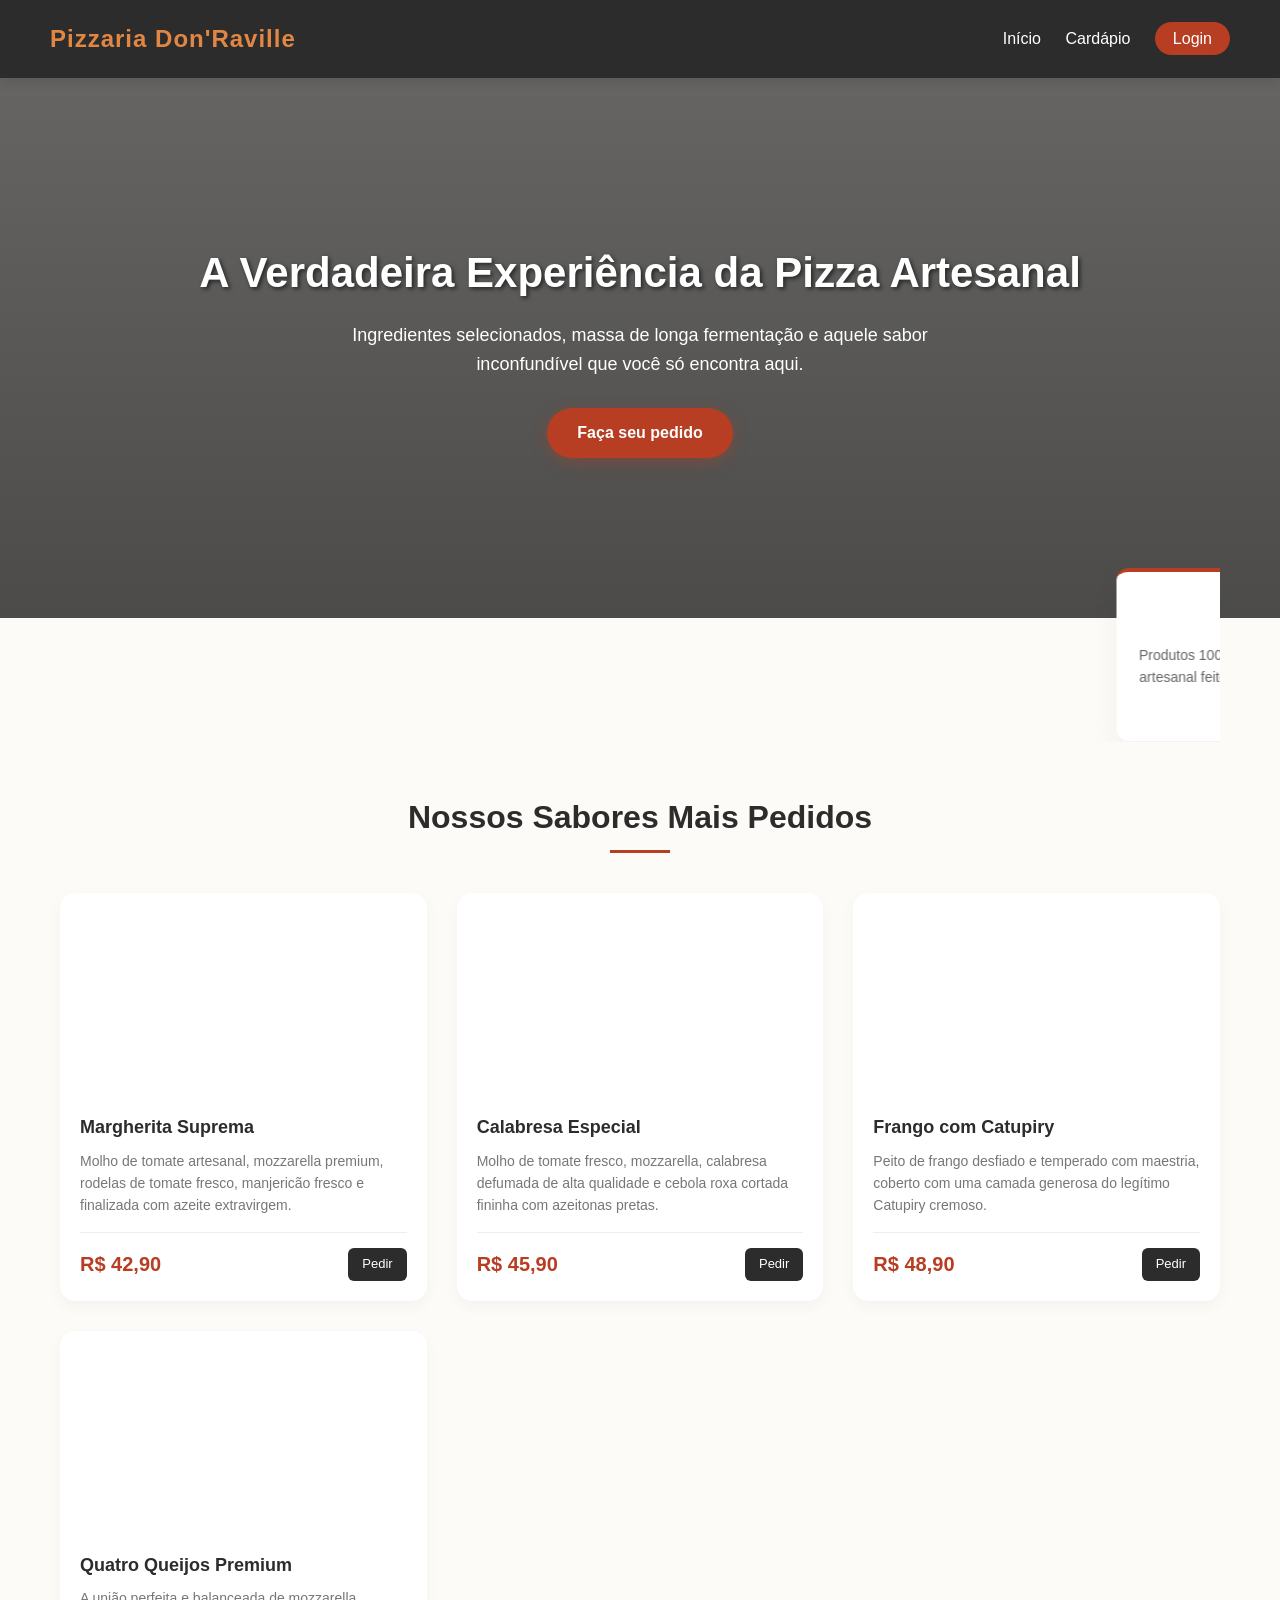
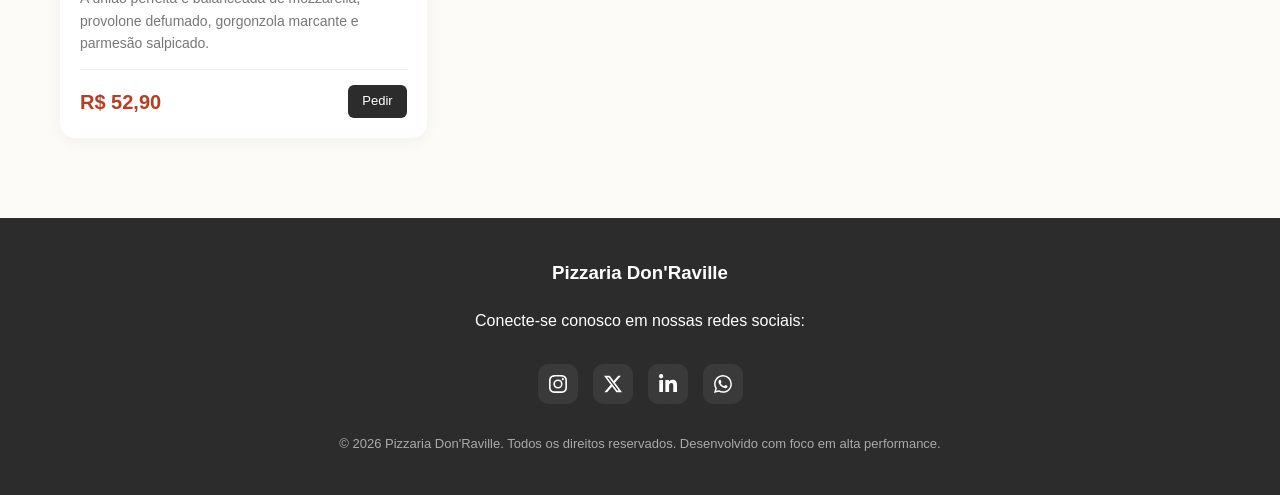
<file: index.html>
<!DOCTYPE html>
<html lang="pt-BR">
<head>
    <meta charset="UTF-8">
    <meta name="viewport" content="width=device-width, initial-scale=1.0">
    <title>Pizzaria Don'Raville - Página Inicial</title>
    <link rel="stylesheet" href="estilos/index.css">
    <link rel="icon"  type="image/png" href="img/Logo_Proj1.webp" >
</head>
<body>
    <!-- Header Navigation -->
    <header>
        <div class="logo-container">
            <h1>Pizzaria Don'Raville</h1>
        </div><!--ccp-->
        <nav class="nav-links">
            <a href="#">Início</a>
            <a href="templates/cardapio.html">Cardápio</a>
            <a href="templates/login.html" class="btn-cta-nav">Login</a>
        </nav>
    </header>
    <!-- Hero Section -->
    <section class="hero">
        <h2>A Verdadeira Experiência da Pizza Artesanal</h2>
        <p>Ingredientes selecionados, massa de longa fermentação e aquele sabor inconfundível que você só encontra aqui.</p>
        <a href="templates/cardapio.html" class="btn-hero"> Faça seu pedido </a>
    </section>
    <!-- Vitrine em movimento com os diferenciais e as ofertas da pizzaria. -->
    <section class="pillars-section">
    <!-- scrollamount controla a velocidade dos cards: quanto maior, mais rápido. -->
    <marquee class="pillars-marquee" behavior="scroll" direction="left" scrollamount="6">
        <div class="pillar-card">
            <h3>Qualidade</h3>
            <p>Produtos 100% frescos, farinha importada e molho artesanal feito com tomates selecionados todos os dias.</p>
        </div>
        <div class="pillar-card">
            <h3>Sabor</h3>
            <p>Receitas tradicionais italianas combinadas com o toque especial do nosso mestre pizzaiolo Don'Raville.</p>
        </div>
        <div class="pillar-card">
            <h3>Preço Acessível</h3>
            <p>O melhor custo-benefício da região. Sabores extraordinários que cabem perfeitamente no seu bolso.</p>
        </div>

        <div class="pillar-card">
            <h3>Oferta Especial</h3>
            <p>Peça qualquer pizza com mais de 1 sabor e ganhe 10% de desconto em sua próxima compra!</p>
        </div>
    </marquee>
    </section>
   
    <!-- Pizza Gallery Section -->
    <section class="gallery-container" id="cardapio">
        <div class="section-title">
            <h2>Nossos Sabores Mais Pedidos</h2>
        </div>
        <div class="grid-gallery">
            <!-- Pizza 1 -->
            <div class="pizza-card">
                <div class="pizza-img pizza-img-1"></div>
                <div class="pizza-info">
                    <h4>Margherita Suprema</h4>
                    <p>Molho de tomate artesanal, mozzarella premium, rodelas de tomate fresco, manjericão fresco e finalizada com azeite extravirgem.</p>
                    <div class="pizza-footer">
                        <span class="pizza-price">R$ 42,90</span>
                        <a href="templates/login.html" class="btn-order">Pedir</a>
                    </div>
                </div>
            </div>
            <!-- Pizza 2 -->
            <div class="pizza-card">
                <div class="pizza-img pizza-img-2"></div>
                <div class="pizza-info">
                    <h4>Calabresa Especial</h4>
                    <p>Molho de tomate fresco, mozzarella, calabresa defumada de alta qualidade e cebola roxa cortada fininha com azeitonas pretas.</p>
                    <div class="pizza-footer">
                        <span class="pizza-price">R$ 45,90</span>
                        <a href="templates/login.html" class="btn-order">Pedir</a>
                    </div>
                </div>
            </div>
            <!-- Pizza 3 -->
            <div class="pizza-card">
                <div class="pizza-img pizza-img-3"></div>
                <div class="pizza-info">
                    <h4>Frango com Catupiry</h4>
                    <p>Peito de frango desfiado e temperado com maestria, coberto com uma camada generosa do legítimo Catupiry cremoso.</p>
                    <div class="pizza-footer">
                        <span class="pizza-price">R$ 48,90</span>
                        <a href="templates/login.html" class="btn-order">Pedir</a>
                    </div>
                </div>
            </div>
            <!-- Pizza 4 -->
            <div class="pizza-card">
                <div class="pizza-img pizza-img-4"></div>
                <div class="pizza-info">
                    <h4>Quatro Queijos Premium</h4>
                    <p>A união perfeita e balanceada de mozzarella, provolone defumado, gorgonzola marcante e parmesão salpicado.</p>
                    <div class="pizza-footer">
                        <span class="pizza-price">R$ 52,90</span>
                        <a href="templates/login.html" class="btn-order">Pedir</a>
                    </div>
                </div>
            </div>
        </div>
    </section>
    <!-- Footer -->
    <footer>
        <div class="footer-content">
            <h3>Pizzaria Don'Raville</h3>
            <p>Conecte-se conosco em nossas redes sociais:</p>
            <div class="social-box">
                <!-- Instagram -->
                <a class="socialContainer containerOne" href="#">
                    <svg viewBox="0 0 16 16" class="socialSvg">
                        <path d="M8 0C5.829 0 5.556.01 4.703.048 3.85.088 3.269.222 2.76.42a3.917 3.917 0 0 0-1.417.923A3.927 3.927 0 0 0 .42 2.76C.222 3.268.087 3.85.048 4.7.01 5.555 0 5.827 0 8.001c0 2.172.01 2.444.048 3.297.04.852.174 1.433.372 1.942.205.526.478.972.923 1.417.444.445.89.719 1.416.923.51.198 1.09.333 1.942.372C5.555 15.99 5.827 16 8 16s2.444-.01 3.298-.048c.851-.04 1.434-.174 1.943-.372a3.916 3.916 0 0 0 1.416-.923c.445-.445.718-.891.923-1.417.197-.509.332-1.09.372-1.942C15.99 10.445 16 10.173 16 8s-.01-2.445-.048-3.299c-.04-.851-.175-1.433-.372-1.941a3.926 3.926 0 0 0-.923-1.417A3.911 3.911 0 0 0 13.24.42c-.51-.198-1.092-.333-1.943-.372C10.443.01 10.172 0 7.998 0h.003zm-.717 1.442h.718c2.136 0 2.389.007 3.232.046.78.035 1.204.166 1.486.275.373.145.64.319.92.599.28.28.453.546.598.92.11.281.24.705.275 1.485.039.843.047 1.096.047 3.231s-.008 2.389-.047 3.232c-.035.78-.166 1.203-.275 1.485a2.47 2.47 0 0 1-.599.919c-.28.28-.546.453-.92.598-.28.11-.704.24-1.485.276-.843.038-1.096.047-3.232.047s-2.39-.009-3.233-.047c-.78-.036-1.203-.166-1.485-.276a2.478 2.478 0 0 1-.92-.598 2.48 2.48 0 0 1-.6-.92c-.109-.281-.24-.705-.275-1.485-.038-.843-.046-1.096-.046-3.233 0-2.136.008-2.388.046-3.231.036-.78.166-1.204.276-1.486.145-.373.319-.64.599-.92.28-.28.546-.453.92-.598.282-.11.705-.24 1.485-.276.738-.034 1.024-.044 2.515-.045v.002zm4.988 1.328a.96.96 0 1 0 0 1.92.96.96 0 0 0 0-1.92zm-4.27 1.122a4.109 4.109 0 1 0 0 8.217 4.109 4.109 0 0 0 0-8.217zm0 1.441a2.667 2.667 0 1 1 0 5.334 2.667 2.667 0 0 1 0-5.334z"></path>
                    </svg>
                </a>
                <!-- Twitter/X -->
                <a class="socialContainer containerTwo" href="#">
                    <svg viewBox="0 0 16 16" class="socialSvg">
                        <path d="M12.6.75h2.454l-5.36 6.142L16 15.25h-4.937l-3.867-5.07-4.425 5.07H.316l5.733-6.57L0 .75h5.063l3.495 4.633L12.601.75Zm-.86 13.028h1.36L4.323 2.145H2.865z"></path>
                    </svg>
                </a>
                <!-- Linkedin -->
                <a class="socialContainer containerThree" href="#">
                    <svg viewBox="0 0 448 512" class="socialSvg">
                        <path d="M100.28 448H7.4V148.9h92.88zM53.79 108.1C24.09 108.1 0 83.5 0 53.8a53.79 53.79 0 0 1 107.58 0c0 29.7-24.1 54.3-53.79 54.3zM447.9 448h-92.68V302.4c0-34.7-.7-79.2-48.29-79.2-48.29 0-55.69 37.7-55.69 76.7V448h-92.78V148.9h89.08v40.8h1.3c12.4-23.5 42.69-48.3 87.88-48.3 94 0 111.28 61.9 111.28 142.3V448z"></path>
                    </svg>
                </a>
                <!-- WhatsApp -->
                <a class="socialContainer containerFour" href="#">
                    <svg viewBox="0 0 16 16" class="socialSvg">
                        <path d="M13.601 2.326A7.854 7.854 0 0 0 7.994 0C3.627 0 .068 3.558.064 7.926c0 1.399.366 2.76 1.057 3.965L0 16l4.204-1.102a7.933 7.933 0 0 0 3.79.965h.004c4.368 0 7.926-3.558 7.93-7.93A7.898 7.898 0 0 0 13.6 2.326zM7.994 14.521a6.573 6.573 0 0 1-3.356-.92l-.24-.144-2.494.654.666-2.433-.156-.251a6.56 6.56 0 0 1-1.007-3.505c0-3.626 2.957-6.584 6.591-6.584a6.56 6.56 0 0 1 4.66 1.931 6.557 6.557 0 0 1 1.928 4.66c-.004 3.639-2.961 6.592-6.592 6.592zm3.618-4.934c-.197-.099-1.17-.578-1.353-.646-.182-.065-.315-.099-.445.099-.133.197-.513.646-.627.775-.114.133-.232.148-.43.05-.197-.1-.836-.308-1.592-.985-.59-.525-.985-1.175-1.103-1.372-.114-.198-.011-.304.088-.403.087-.088.197-.232.296-.346.1-.114.133-.198.198-.33.065-.134.034-.248-.015-.347-.05-.099-.445-1.076-.612-1.47-.16-.389-.323-.335-.445-.34-.114-.007-.247-.007-.38-.007a.729.729 0 0 0-.529.247c-.182.198-.691.677-.691 1.654 0 .977.71 1.916.81 2.049.098.133 1.394 2.132 3.383 2.992.47.205.84.326 1.129.418.475.152.904.129 1.246.08.38-.058 1.171-.48 1.338-.943.164-.464.164-.86.114-.943-.049-.084-.182-.133-.38-.232z"/>
                    </svg>
                </a>
            </div>
            <p class="copyright">© 2026 Pizzaria Don'Raville. Todos os direitos reservados. Desenvolvido com foco em alta performance.</p>
        </div>
    </footer>
    <script>
        const pillarsMarquee = document.querySelector(".pillars-marquee");

        // Pausa os cards quando o mouse entra em um deles e retoma quando sai.
        pillarsMarquee.querySelectorAll(".pillar-card").forEach((card) => {
            card.addEventListener("mouseenter", () => pillarsMarquee.stop());
            card.addEventListener("mouseleave", () => pillarsMarquee.start());
        });
    </script>
</body>
</html>
</file>
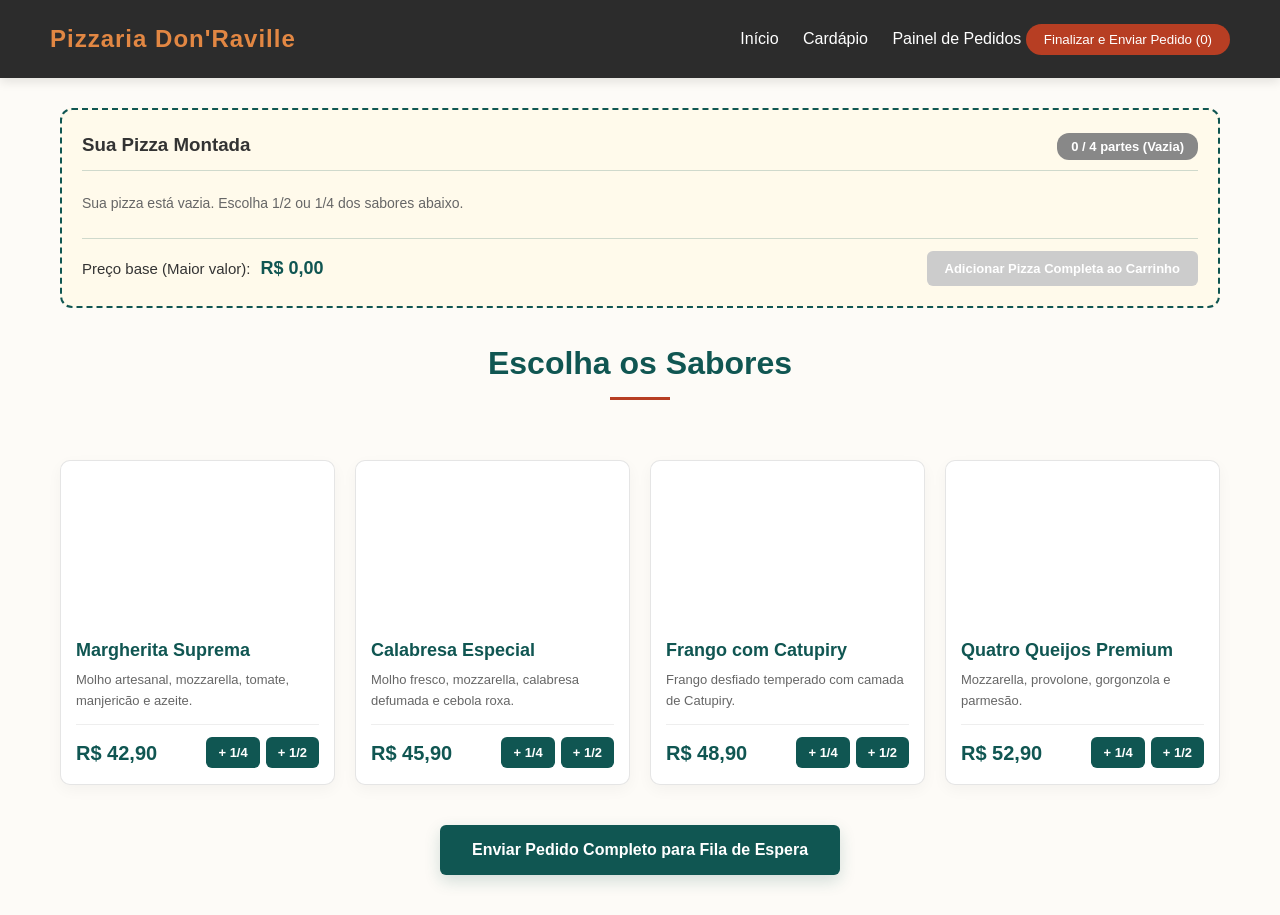
<file: Cardapio.html>
<!DOCTYPE html>
<html lang="pt-BR">
<head>
    <meta charset="UTF-8">
    <meta name="viewport" content="width=device-width, initial-scale=1.0">
    <title>Cardápio - Pizzaria Don'Raville</title>
    <link rel="stylesheet" href="estilos/index.css">
    <link rel="stylesheet" href="estilos/cardapio.css">
</head>
<body>
    <header>
        <div class="logo-container">
            <h1>Pizzaria Don'Raville</h1>
        </div>
        <nav class="nav-links">
            <a href="index.html">Início</a>
            <a href="cardapio.html" class="active">Cardápio</a>
            <a href="pedidos.html">Painel de Pedidos</a>
            <button onclick="enviarCarrinhoParaFilaDeEspera()" class="btn-cta-nav" style="border:none; cursor:pointer;">
                Finalizar e Enviar Pedido (<span id="cart-count">0</span>)
            </button>
        </nav>
    </header>

    <main class="gallery-container">
        <!-- CAIXA DE MONTAGEM DE PIZZA POR FRAÇÕES -->
        <div id="builder-box" class="builder-box">
            <div class="builder-header">
                <h3>Sua Pizza Montada</h3>
                <div class="fraction-progress">
                    <span id="fraction-badge" class="counter-badge">0 / 4 partes (Vazia)</span>
                </div>
            </div>

            <!-- Lista de frações selecionadas -->
            <div id="selected-flavors-list" class="selected-flavors-list">
                <p class="empty-msg">Sua pizza está vazia. Escolha 1/2 ou 1/4 dos sabores abaixo.</p>
            </div>

            <div class="builder-footer">
                <div class="price-info">
                    <span>Preço base (Maior valor):</span>
                    <strong id="custom-pizza-price">R$ 0,00</strong>
                </div>
                <button id="btn-add-custom" class="btn-order" onclick="adicionarPizzaMontadaAoCarrinho()" disabled>
                    Adicionar Pizza Completa ao Carrinho
                </button>
            </div>
        </div>

        <div class="section-title">
            <h2>Escolha os Sabores</h2>
        </div>

        <div class="grid-gallery">

            <!-- Card 1 -->
            <div class="pizza-card">
                <div class="pizza-capa" style="background-image: url('https://images.unsplash.com/photo-1604068549290-dea0e4a305ca?auto=format&fit=crop&w=600&q=80');"></div>
                <div class="pizza-info">
                    <div class="pizza-body">
                        <h4>Margherita Suprema</h4>
                        <p>Molho artesanal, mozzarella, tomate, manjericão e azeite.</p>
                    </div>
                    <hr class="card-divider">
                    <div class="pizza-footer-actions">
                        <span class="pizza-price">R$ 42,90</span>
                        <div class="fraction-buttons">
                            <button class="btn-frac" onclick="adicionarFracaoSabor('Margherita Suprema', 42.90, 1)">+ 1/4</button>
                            <button class="btn-frac" onclick="adicionarFracaoSabor('Margherita Suprema', 42.90, 2)">+ 1/2</button>
                        </div>
                    </div>
                </div>
            </div>

            <!-- Card 2 -->
            <div class="pizza-card">
                <div class="pizza-capa" style="background-image: url('https://images.unsplash.com/photo-1628840042765-356cda07504e?auto=format&fit=crop&w=600&q=80');"></div>
                <div class="pizza-info">
                    <div class="pizza-body">
                        <h4>Calabresa Especial</h4>
                        <p>Molho fresco, mozzarella, calabresa defumada e cebola roxa.</p>
                    </div>
                    <hr class="card-divider">
                    <div class="pizza-footer-actions">
                        <span class="pizza-price">R$ 45,90</span>
                        <div class="fraction-buttons">
                            <button class="btn-frac" onclick="adicionarFracaoSabor('Calabresa Especial', 45.90, 1)">+ 1/4</button>
                            <button class="btn-frac" onclick="adicionarFracaoSabor('Calabresa Especial', 45.90, 2)">+ 1/2</button>
                        </div>
                    </div>
                </div>
            </div>

            <!-- Card 3 -->
            <div class="pizza-card">
                <div class="pizza-capa" style="background-image: url('https://images.unsplash.com/photo-1574071318508-1cdbab80d002?auto=format&fit=crop&w=600&q=80');"></div>
                <div class="pizza-info">
                    <div class="pizza-body">
                        <h4>Frango com Catupiry</h4>
                        <p>Frango desfiado temperado com camada de Catupiry.</p>
                    </div>
                    <hr class="card-divider">
                    <div class="pizza-footer-actions">
                        <span class="pizza-price">R$ 48,90</span>
                        <div class="fraction-buttons">
                            <button class="btn-frac" onclick="adicionarFracaoSabor('Frango com Catupiry', 48.90, 1)">+ 1/4</button>
                            <button class="btn-frac" onclick="adicionarFracaoSabor('Frango com Catupiry', 48.90, 2)">+ 1/2</button>
                        </div>
                    </div>
                </div>
            </div>

            <!-- Card 4 -->
            <div class="pizza-card">
                <div class="pizza-capa" style="background-image: url('https://images.unsplash.com/photo-1593560708920-61dd98c46a4e?auto=format&fit=crop&w=600&q=80');"></div>
                <div class="pizza-info">
                    <div class="pizza-body">
                        <h4>Quatro Queijos Premium</h4>
                        <p>Mozzarella, provolone, gorgonzola e parmesão.</p>
                    </div>
                    <hr class="card-divider">
                    <div class="pizza-footer-actions">
                        <span class="pizza-price">R$ 52,90</span>
                        <div class="fraction-buttons">
                            <button class="btn-frac" onclick="adicionarFracaoSabor('Quatro Queijos Premium', 52.90, 1)">+ 1/4</button>
                            <button class="btn-frac" onclick="adicionarFracaoSabor('Quatro Queijos Premium', 52.90, 2)">+ 1/2</button>
                        </div>
                    </div>
                </div>
            </div>

        </div>

        <div style="text-align: center; margin: 40px 0;">
            <button onclick="enviarCarrinhoParaFilaDeEspera()" class="btn-order" style="padding: 16px 32px; font-size: 16px;">
                Enviar Pedido Completo para Fila de Espera
            </button>
        </div>

    </main>

    <script src="scripts/carrinho.js"></script>
</body>
</html>
</file>
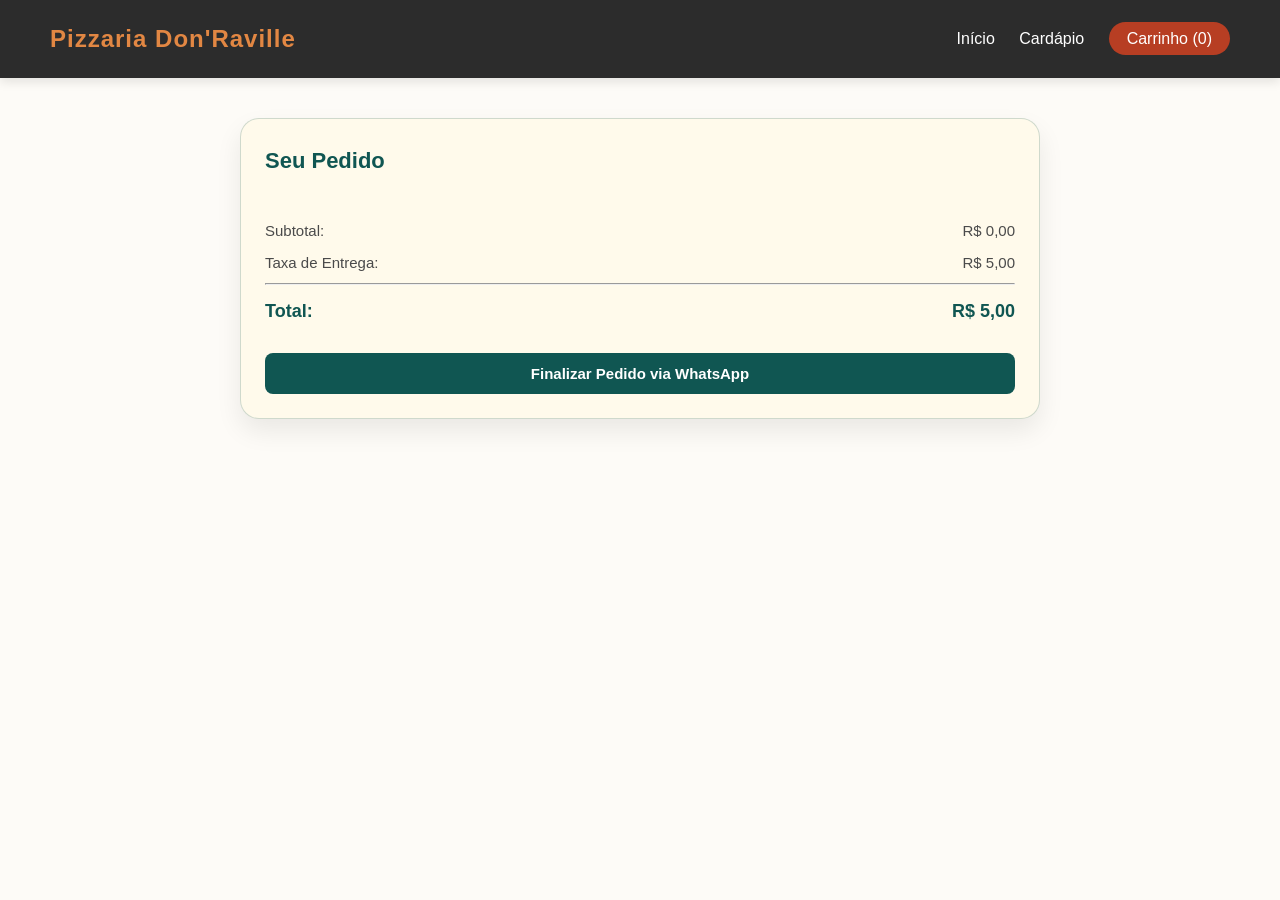
<file: carrinho.html>
<!DOCTYPE html>
<html lang="pt-BR">
<head>
    <meta charset="UTF-8">
    <meta name="viewport" content="width=device-width, initial-scale=1.0">
    <title>Meu Carrinho - Pizzaria Don'Raville</title>
    <link rel="stylesheet" href="estilos/index.css">
    <link rel="stylesheet" href="estilos/carrinho.css">
</head>
<body>
    <header>
        <div class="logo-container">
            <h1>Pizzaria Don'Raville</h1>
        </div>
        <nav class="nav-links">
            <a href="index.html">Início</a>
            <a href="cardapio.html">Cardápio</a>
            <a href="carrinho.html" class="btn-cta-nav">Carrinho (<span id="cart-count">0</span>)</a>
        </nav>
    </header>

    <main class="cart-container">
        <h2>Seu Pedido</h2>

        <!-- Lista dinâmica dos produtos do carrinho -->
        <div id="cart-items" class="cart-items">
            <!-- Os itens serão inseridos aqui via JS -->
        </div>

        <!-- Resumo financeiro do pedido -->
        <div class="cart-summary">
            <div class="summary-row">
                <span>Subtotal:</span>
                <span id="subtotal-price">R$ 0,00</span>
            </div>
            <div class="summary-row">
                <span>Taxa de Entrega:</span>
                <span>R$ 5,00</span>
            </div>
            <hr class="card-divider">
            <div class="summary-row total-row">
                <span>Total:</span>
                <span id="total-price">R$ 5,00</span>
            </div>

            <button id="btn-checkout" class="btn-checkout" onclick="finalizarPedidoWhatsApp()">
                Finalizar Pedido via WhatsApp
            </button>
        </div>
    </main>

    <script src="scripts/carrinho.js"></script>
</body>
</html>
</file>
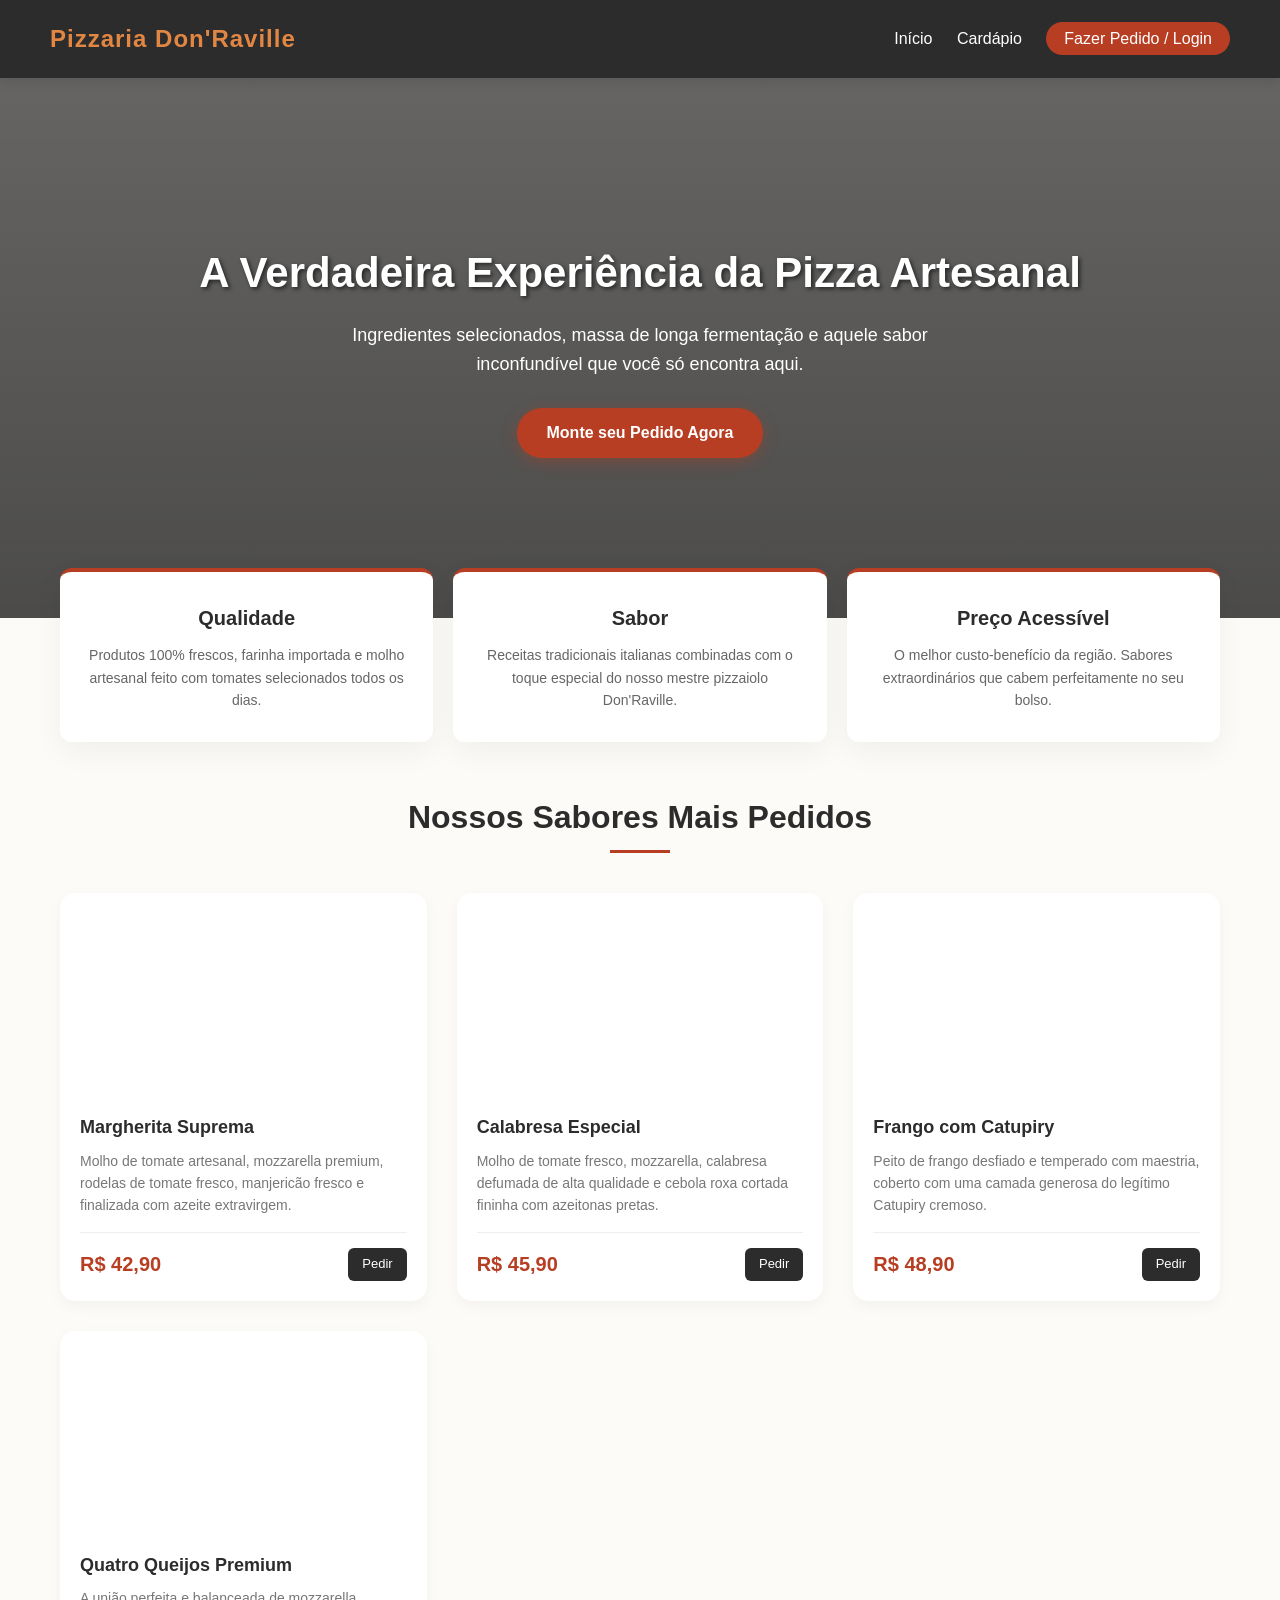
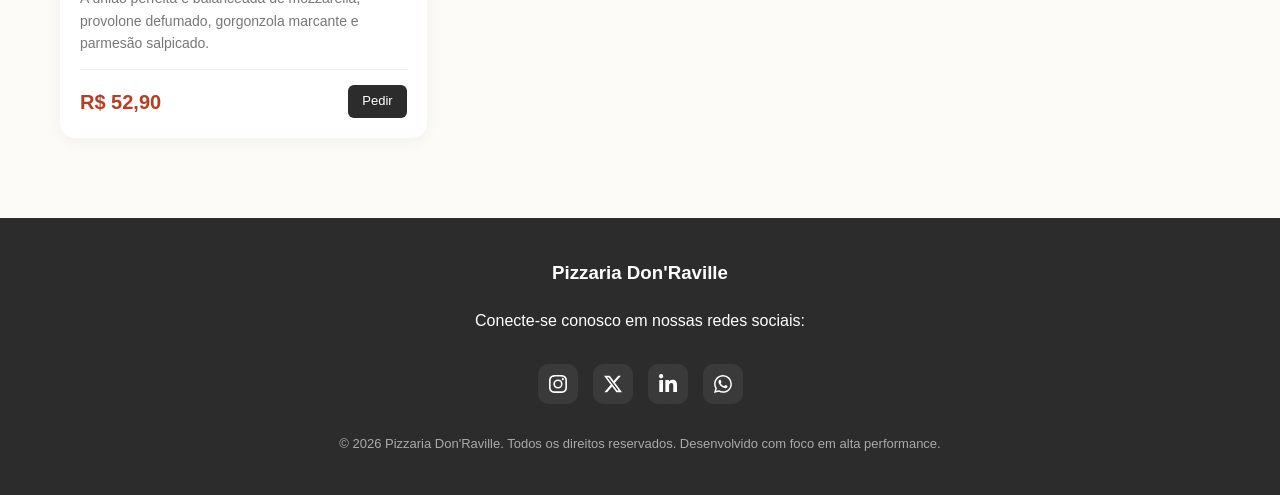
<file: home.html>
<!DOCTYPE html>
<html lang="pt-BR">
<head>
    <meta charset="UTF-8">
    <meta name="viewport" content="width=device-width, initial-scale=1.0">
    <title>Pizzaria Don'Raville - Página Inicial</title>
    <link rel="stylesheet" href="/estilos/home.css">
</head>
<body>

    <!-- Header Navigation -->
    <header>
        <div class="logo-container">
            <h1>Pizzaria Don'Raville</h1>
        </div>
        <nav class="nav-links">
            <a href="#">Início</a>
            <a href="#cardapio">Cardápio</a>
            <a href="login.html" class="btn-cta-nav">Fazer Pedido / Login</a>
        </nav>
    </header>

    <!-- Hero Section -->
    <section class="hero">
        <h2>A Verdadeira Experiência da Pizza Artesanal</h2>
        <p>Ingredientes selecionados, massa de longa fermentação e aquele sabor inconfundível que você só encontra aqui.</p>
        <a href="login.html" style="background-color: #b73e23; color: white; padding: 12px 30px; text-decoration: none; border-radius: 25px; font-weight: 600; box-shadow: 0 4px 15px rgba(183, 62, 35, 0.4);"> Monte seu Pedido Agora </a>
    </section>

    <!-- Marketing Pillars -->
    <section class="pillars">
        <div class="pillar-card">
            <h3>Qualidade</h3>
            <p>Produtos 100% frescos, farinha importada e molho artesanal feito com tomates selecionados todos os dias.</p>
        </div>
        <div class="pillar-card">
            <h3>Sabor</h3>
            <p>Receitas tradicionais italianas combinadas com o toque especial do nosso mestre pizzaiolo Don'Raville.</p>
        </div>
        <div class="pillar-card">
            <h3>Preço Acessível</h3>
            <p>O melhor custo-benefício da região. Sabores extraordinários que cabem perfeitamente no seu bolso.</p>
        </div>
    </section>

    <!-- Pizza Gallery Section -->
    <section class="gallery-container" id="cardapio">
        <div class="section-title">
            <h2>Nossos Sabores Mais Pedidos</h2>
        </div>
        
        <div class="grid-gallery">
            <!-- Pizza 1 -->
            <div class="pizza-card">
                <div class="pizza-img" style="background-image: url('https://images.unsplash.com/photo-1604068549290-dea0e4a305ca?auto=format&fit=crop&w=600&q=80');"></div>
                <div class="pizza-info">
                    <h4>Margherita Suprema</h4>
                    <p>Molho de tomate artesanal, mozzarella premium, rodelas de tomate fresco, manjericão fresco e finalizada com azeite extravirgem.</p>
                    <div class="pizza-footer">
                        <span class="pizza-price">R$ 42,90</span>
                        <a href="login.html" class="btn-order">Pedir</a>
                    </div>
                </div>
            </div>

            <!-- Pizza 2 -->
            <div class="pizza-card">
                <div class="pizza-img" style="background-image: url('https://images.unsplash.com/photo-1628840042765-356cda07504e?auto=format&fit=crop&w=600&q=80');"></div>
                <div class="pizza-info">
                    <h4>Calabresa Especial</h4>
                    <p>Molho de tomate fresco, mozzarella, calabresa defumada de alta qualidade e cebola roxa cortada fininha com azeitonas pretas.</p>
                    <div class="pizza-footer">
                        <span class="pizza-price">R$ 45,90</span>
                        <a href="login.html" class="btn-order">Pedir</a>
                    </div>
                </div>
            </div>

            <!-- Pizza 3 -->
            <div class="pizza-card">
                <div class="pizza-img" style="background-image: url('https://images.unsplash.com/photo-1574071318508-1cdbab80d002?auto=format&fit=crop&w=600&q=80');"></div>
                <div class="pizza-info">
                    <h4>Frango com Catupiry</h4>
                    <p>Peito de frango desfiado e temperado com maestria, coberto com uma camada generosa do legítimo Catupiry cremoso.</p>
                    <div class="pizza-footer">
                        <span class="pizza-price">R$ 48,90</span>
                        <a href="login.html" class="btn-order">Pedir</a>
                    </div>
                </div>
            </div>

            <!-- Pizza 4 -->
            <div class="pizza-card">
                <div class="pizza-img" style="background-image: url('https://images.unsplash.com/photo-1593560708920-61dd98c46a4e?auto=format&fit=crop&w=600&q=80');"></div>
                <div class="pizza-info">
                    <h4>Quatro Queijos Premium</h4>
                    <p>A união perfeita e balanceada de mozzarella, provolone defumado, gorgonzola marcante e parmesão salpicado.</p>
                    <div class="pizza-footer">
                        <span class="pizza-price">R$ 52,90</span>
                        <a href="login.html" class="btn-order">Pedir</a>
                    </div>
                </div>
            </div>
        </div>
    </section>

    <!-- Footer -->
    <footer>
        <div class="footer-content">
            <h3>Pizzaria Don'Raville</h3>
            <p>Conecte-se conosco em nossas redes sociais:</p>
            
            <div class="social-box">
                <!-- Instagram -->
                <a class="socialContainer containerOne" href="#">
                    <svg viewBox="0 0 16 16" class="socialSvg">
                        <path d="M8 0C5.829 0 5.556.01 4.703.048 3.85.088 3.269.222 2.76.42a3.917 3.917 0 0 0-1.417.923A3.927 3.927 0 0 0 .42 2.76C.222 3.268.087 3.85.048 4.7.01 5.555 0 5.827 0 8.001c0 2.172.01 2.444.048 3.297.04.852.174 1.433.372 1.942.205.526.478.972.923 1.417.444.445.89.719 1.416.923.51.198 1.09.333 1.942.372C5.555 15.99 5.827 16 8 16s2.444-.01 3.298-.048c.851-.04 1.434-.174 1.943-.372a3.916 3.916 0 0 0 1.416-.923c.445-.445.718-.891.923-1.417.197-.509.332-1.09.372-1.942C15.99 10.445 16 10.173 16 8s-.01-2.445-.048-3.299c-.04-.851-.175-1.433-.372-1.941a3.926 3.926 0 0 0-.923-1.417A3.911 3.911 0 0 0 13.24.42c-.51-.198-1.092-.333-1.943-.372C10.443.01 10.172 0 7.998 0h.003zm-.717 1.442h.718c2.136 0 2.389.007 3.232.046.78.035 1.204.166 1.486.275.373.145.64.319.92.599.28.28.453.546.598.92.11.281.24.705.275 1.485.039.843.047 1.096.047 3.231s-.008 2.389-.047 3.232c-.035.78-.166 1.203-.275 1.485a2.47 2.47 0 0 1-.599.919c-.28.28-.546.453-.92.598-.28.11-.704.24-1.485.276-.843.038-1.096.047-3.232.047s-2.39-.009-3.233-.047c-.78-.036-1.203-.166-1.485-.276a2.478 2.478 0 0 1-.92-.598 2.48 2.48 0 0 1-.6-.92c-.109-.281-.24-.705-.275-1.485-.038-.843-.046-1.096-.046-3.233 0-2.136.008-2.388.046-3.231.036-.78.166-1.204.276-1.486.145-.373.319-.64.599-.92.28-.28.546-.453.92-.598.282-.11.705-.24 1.485-.276.738-.034 1.024-.044 2.515-.045v.002zm4.988 1.328a.96.96 0 1 0 0 1.92.96.96 0 0 0 0-1.92zm-4.27 1.122a4.109 4.109 0 1 0 0 8.217 4.109 4.109 0 0 0 0-8.217zm0 1.441a2.667 2.667 0 1 1 0 5.334 2.667 2.667 0 0 1 0-5.334z"></path>
                    </svg>
                </a>
                
                <!-- Twitter/X -->
                <a class="socialContainer containerTwo" href="#">
                    <svg viewBox="0 0 16 16" class="socialSvg">
                        <path d="M12.6.75h2.454l-5.36 6.142L16 15.25h-4.937l-3.867-5.07-4.425 5.07H.316l5.733-6.57L0 .75h5.063l3.495 4.633L12.601.75Zm-.86 13.028h1.36L4.323 2.145H2.865z"></path>
                    </svg>
                </a>
                
                <!-- Linkedin -->
                <a class="socialContainer containerThree" href="#">
                    <svg viewBox="0 0 448 512" class="socialSvg">
                        <path d="M100.28 448H7.4V148.9h92.88zM53.79 108.1C24.09 108.1 0 83.5 0 53.8a53.79 53.79 0 0 1 107.58 0c0 29.7-24.1 54.3-53.79 54.3zM447.9 448h-92.68V302.4c0-34.7-.7-79.2-48.29-79.2-48.29 0-55.69 37.7-55.69 76.7V448h-92.78V148.9h89.08v40.8h1.3c12.4-23.5 42.69-48.3 87.88-48.3 94 0 111.28 61.9 111.28 142.3V448z"></path>
                    </svg>
                </a>
                
                <!-- WhatsApp -->
                <a class="socialContainer containerFour" href="#">
                    <svg viewBox="0 0 16 16" class="socialSvg">
                        <path d="M13.601 2.326A7.854 7.854 0 0 0 7.994 0C3.627 0 .068 3.558.064 7.926c0 1.399.366 2.76 1.057 3.965L0 16l4.204-1.102a7.933 7.933 0 0 0 3.79.965h.004c4.368 0 7.926-3.558 7.93-7.93A7.898 7.898 0 0 0 13.6 2.326zM7.994 14.521a6.573 6.573 0 0 1-3.356-.92l-.24-.144-2.494.654.666-2.433-.156-.251a6.56 6.56 0 0 1-1.007-3.505c0-3.626 2.957-6.584 6.591-6.584a6.56 6.56 0 0 1 4.66 1.931 6.557 6.557 0 0 1 1.928 4.66c-.004 3.639-2.961 6.592-6.592 6.592zm3.618-4.934c-.197-.099-1.17-.578-1.353-.646-.182-.065-.315-.099-.445.099-.133.197-.513.646-.627.775-.114.133-.232.148-.43.05-.197-.1-.836-.308-1.592-.985-.59-.525-.985-1.175-1.103-1.372-.114-.198-.011-.304.088-.403.087-.088.197-.232.296-.346.1-.114.133-.198.198-.33.065-.134.034-.248-.015-.347-.05-.099-.445-1.076-.612-1.47-.16-.389-.323-.335-.445-.34-.114-.007-.247-.007-.38-.007a.729.729 0 0 0-.529.247c-.182.198-.691.677-.691 1.654 0 .977.71 1.916.81 2.049.098.133 1.394 2.132 3.383 2.992.47.205.84.326 1.129.418.475.152.904.129 1.246.08.38-.058 1.171-.48 1.338-.943.164-.464.164-.86.114-.943-.049-.084-.182-.133-.38-.232z"/>
                    </svg>
                </a>
            </div>
            <p class="copyright">© 2026 Pizzaria Don'Raville. Todos os direitos reservados. Desenvolvido com foco em alta performance.</p>
        </div>
    </footer>


   <style>
        
    </style>
</body>
</html>
</file>
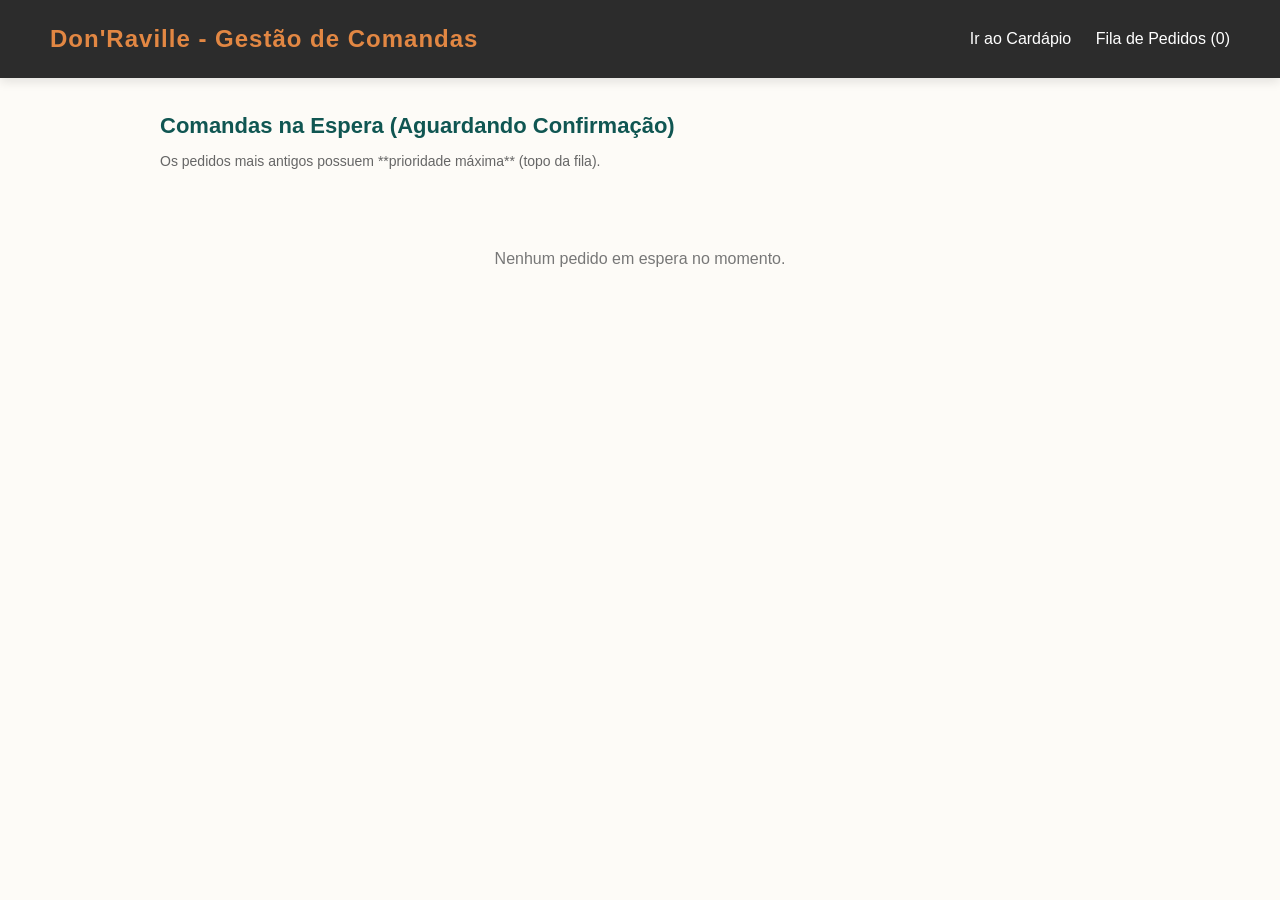
<file: pedidos.html>
<!DOCTYPE html>
<html lang="pt-BR">
<head>
    <meta charset="UTF-8">
    <meta name="viewport" content="width=device-width, initial-scale=1.0">
    <title>Painel de Pedidos - Don'Raville</title>
    <link rel="stylesheet" href="estilos/index.css">
    <link rel="stylesheet" href="estilos/pedidos.css">
</head>
<body>
    <header>
        <div class="logo-container">
            <h1>Don'Raville - Gestão de Comandas</h1>
        </div>
        <nav class="nav-links">
            <a href="cardapio.html">Ir ao Cardápio</a>
            <a href="pedidos.html" class="active">Fila de Pedidos (<span id="waiting-count">0</span>)</a>
        </nav>
    </header>

    <main class="dashboard-container">
        <div class="dashboard-header">
            <h2>Comandas na Espera (Aguardando Confirmação)</h2>
            <p>Os pedidos mais antigos possuem **prioridade máxima** (topo da fila).</p>
        </div>

        <!-- Lista Dinâmica de Comandas -->
        <div id="orders-queue" class="orders-queue">
            <!-- Cards de comandas serão renderizados via JS -->
        </div>
    </main>

    <script src="scripts/pedidos.js"></script>
</body>
</html>
</file>
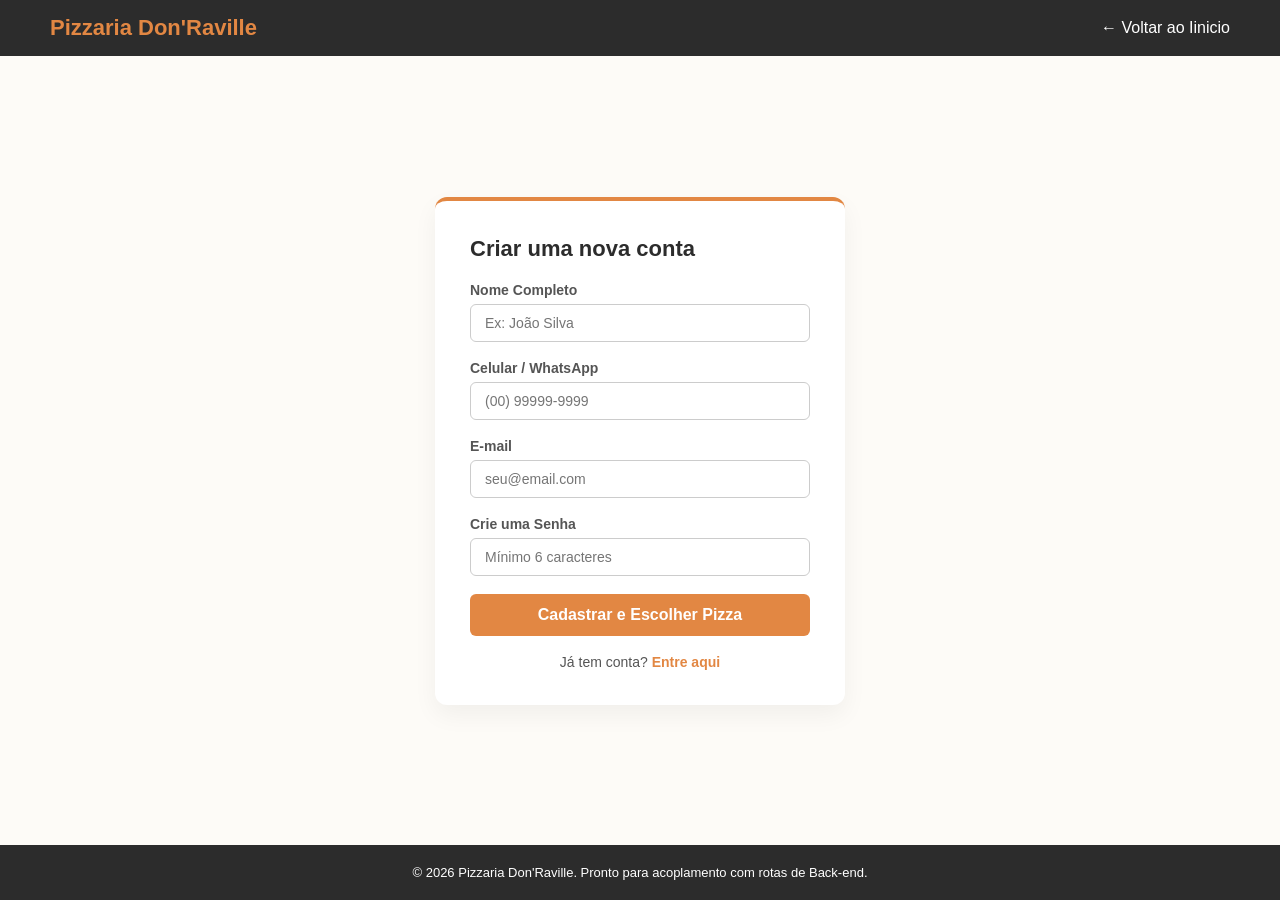
<file: templates/cadastro.html>
<!DOCTYPE html>
<html lang="pt-BR">
<head>
    <meta charset="UTF-8">
    <meta name="viewport" content="width=device-width, initial-scale=1.0">
    <title>Don'Raville - Cadastro</title>
    <link rel="stylesheet" href="../estilos/cadastro.css">
</head>
<body>

<header>
    <div class="logo-container">
        <h1>Pizzaria Don'Raville</h1>
    </div>
    <nav class="nav-links">
        <a href="../index.html">← Voltar ao Iinicio</a>
    </nav>
</header>

<div class="main-container">
    <section class="form-section">
        <h2>Criar uma nova conta</h2>
        <!-- Como você está criando o backend, adicione a rota correspondente no 'action' -->
        <form action="/register" method="POST">
            <div class="form-group">
                <label for="reg-name">Nome Completo</label>
                <input type="text" id="reg-name" name="name" placeholder="Ex: João Silva" required>
            </div>
            <div class="form-group">
                <label for="reg-phone">Celular / WhatsApp</label>
                <input type="tel" id="reg-phone" name="phone" placeholder="(00) 99999-9999" required>
            </div>
            <div class="form-group">
                <label for="reg-email">E-mail</label>
                <input type="email" id="reg-email" name="email" placeholder="seu@email.com" required>
            </div>
            <div class="form-group">
                <label for="reg-password">Crie uma Senha</label>
                <input type="password" id="reg-password" name="password" placeholder="Mínimo 6 caracteres" required>
            </div>
            <button type="submit" class="btn-submit">Cadastrar e Escolher Pizza</button>
        </form>
        <p class="switch-link">Já tem conta? <a href="login.html">Entre aqui</a></p>
    </section>
</div>

<footer>
    <p>© 2026 Pizzaria Don'Raville. Pronto para acoplamento com rotas de Back-end.</p>
</footer>

</body>
</html>
</file>
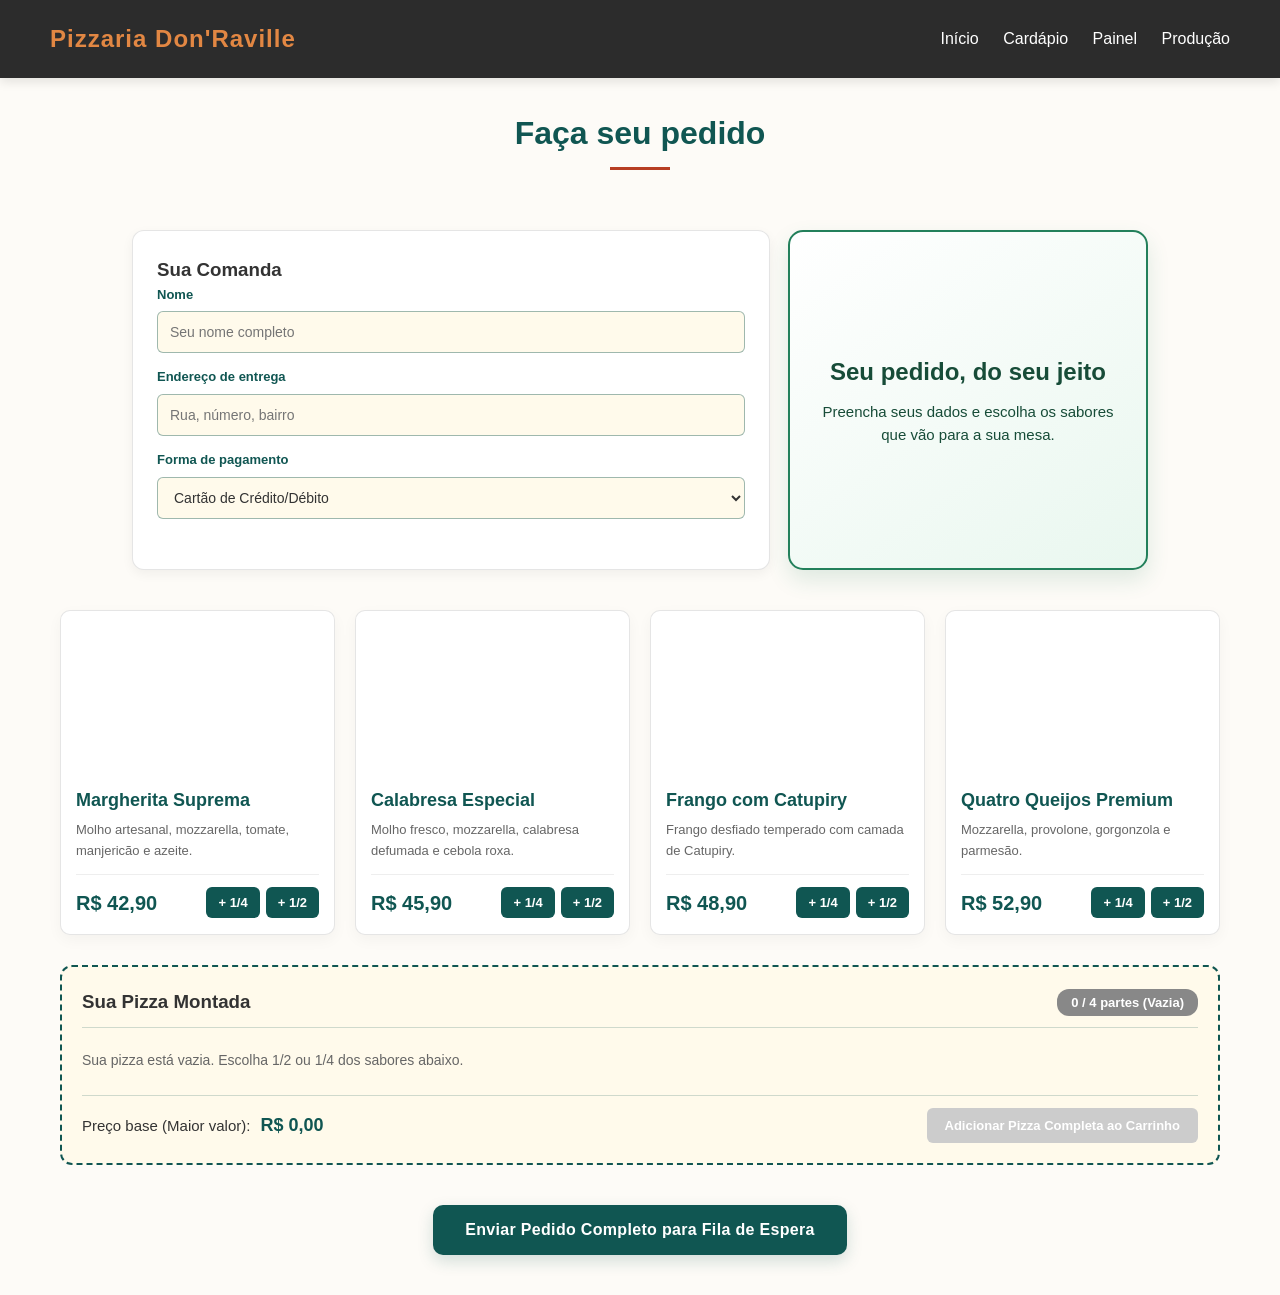
<file: templates/cardapio.html>
<!DOCTYPE html>
<html lang="pt-BR">
<head>
    <meta charset="UTF-8">
    <meta name="viewport" content="width=device-width, initial-scale=1.0">
    <title>Cardápio - Pizzaria Don'Raville</title>
    <link rel="stylesheet" href="../estilos/index.css">
    <link rel="stylesheet" href="../estilos/cardapio.css">
</head>
<body>
    <header>
        <div class="logo-container">
            <h1>Pizzaria Don'Raville</h1>
        </div>
        <nav class="nav-links">
            <a href="../index.html">Início</a>
            <a href="cardapio.html" class="active">Cardápio</a>
            <a href="painel_de_pedidos.html">Painel</a>
            <a href="producao.html">Produção</a>
        </nav>
    </header>

    <main class="gallery-container">
        <div class="section-title">
            <h2>Faça seu pedido</h2>
        </div>
        
        <div class="cliente-area">
            <div class="cliente-form">
                <h3>Sua Comanda</h3>
            <label for="cliente-nome">Nome</label>
            <input type="text" id="cliente-nome" class="cliente-input" placeholder="Seu nome completo" required>
            
            <label for="cliente-endereco">Endereço de entrega</label>
            <input type="text" id="cliente-endereco" class="cliente-input" placeholder="Rua, número, bairro" required>
            
            <label for="cliente-pagamento">Forma de pagamento</label>
            <select id="cliente-pagamento" class="cliente-input">
                <option value="Cartão">Cartão de Crédito/Débito</option>
                <option value="Dinheiro">Dinheiro</option>
                <option value="Pix">Pix</option>
            </select>
            </div>

            <div class="three-d-card" tabindex="0" aria-label="Informações sobre o pedido">
                <div class="card-wrapper">
                    <div class="card-face front">
                        <div class="card-content">
                            <div class="card-title">Seu pedido, do seu jeito</div>
                            <div class="card-description">Preencha seus dados e escolha os sabores que vão para a sua mesa.</div>
                        </div>
                    </div>
                    <div class="card-face back">
                        <div class="card-content">
                            <div class="card-title">Entrega cuidadosa</div>
                            <div class="card-description">Seus dados são usados para identificar o pedido e fazer a entrega corretamente.</div>
                        </div>
                    </div>
                </div>
            </div>
        </div>

        <!-- Grade de pizzas -->
        <div class="grid-gallery">
            <div class="pizza-card">
                <div class="pizza-capa pizza-capa-1"></div>
                <div class="pizza-info">
                    <div class="pizza-body">
                        <h4>Margherita Suprema</h4>
                        <p>Molho artesanal, mozzarella, tomate, manjericão e azeite.</p>
                    </div>
                    <hr class="card-divider">
                    <div class="pizza-footer-actions">
                        <span class="pizza-price">R$ 42,90</span>
                        <div class="fraction-buttons">
                            <button class="btn-frac" onclick="adicionarFracaoSabor('Margherita Suprema', 42.90, 1)">+ 1/4</button>
                            <button class="btn-frac" onclick="adicionarFracaoSabor('Margherita Suprema', 42.90, 2)">+ 1/2</button>
                        </div>
                    </div>
                </div>
            </div>

            <div class="pizza-card">
                <div class="pizza-capa pizza-capa-2"></div>
                <div class="pizza-info">
                    <div class="pizza-body">
                        <h4>Calabresa Especial</h4>
                        <p>Molho fresco, mozzarella, calabresa defumada e cebola roxa.</p>
                    </div>
                    <hr class="card-divider">
                    <div class="pizza-footer-actions">
                        <span class="pizza-price">R$ 45,90</span>
                        <div class="fraction-buttons">
                            <button class="btn-frac" onclick="adicionarFracaoSabor('Calabresa Especial', 45.90, 1)">+ 1/4</button>
                            <button class="btn-frac" onclick="adicionarFracaoSabor('Calabresa Especial', 45.90, 2)">+ 1/2</button>
                        </div>
                    </div>
                </div>
            </div>

            <div class="pizza-card">
                <div class="pizza-capa pizza-capa-3"></div>
                <div class="pizza-info">
                    <div class="pizza-body">
                        <h4>Frango com Catupiry</h4>
                        <p>Frango desfiado temperado com camada de Catupiry.</p>
                    </div>
                    <hr class="card-divider">
                    <div class="pizza-footer-actions">
                        <span class="pizza-price">R$ 48,90</span>
                        <div class="fraction-buttons">
                            <button class="btn-frac" onclick="adicionarFracaoSabor('Frango com Catupiry', 48.90, 1)">+ 1/4</button>
                            <button class="btn-frac" onclick="adicionarFracaoSabor('Frango com Catupiry', 48.90, 2)">+ 1/2</button>
                        </div>
                    </div>
                </div>
            </div>

            <div class="pizza-card">
                <div class="pizza-capa pizza-capa-4"></div>
                <div class="pizza-info">
                    <div class="pizza-body">
                        <h4>Quatro Queijos Premium</h4>
                        <p>Mozzarella, provolone, gorgonzola e parmesão.</p>
                    </div>
                    <hr class="card-divider">
                    <div class="pizza-footer-actions">
                        <span class="pizza-price">R$ 52,90</span>
                        <div class="fraction-buttons">
                            <button class="btn-frac" onclick="adicionarFracaoSabor('Quatro Queijos Premium', 52.90, 1)">+ 1/4</button>
                            <button class="btn-frac" onclick="adicionarFracaoSabor('Quatro Queijos Premium', 52.90, 2)">+ 1/2</button>
                        </div>
                    </div>
                </div>
            </div>
        </div>

        <!-- Caixa de montagem de pizza por frações -->
        <div id="builder-box" class="builder-box builder-box-offset">
            <div class="builder-header">
                <h3>Sua Pizza Montada</h3>
                <div class="fraction-progress">
                    <span id="fraction-badge" class="counter-badge">0 / 4 partes (Vazia)</span>
                </div>
            </div>

            <div id="selected-flavors-list" class="selected-flavors-list">
                <p class="empty-msg">Sua pizza está vazia. Escolha 1/2 ou 1/4 dos sabores acima.</p>
            </div>

            <div class="builder-footer">
                <div class="price-info">
                    <span>Preço base (Maior valor):</span>
                    <strong id="custom-pizza-price">R$ 0,00</strong>
                </div>
                <button id="btn-add-custom" class="btn-order" onclick="adicionarPizzaMontadaAoCarrinho()" disabled>
                    Adicionar Pizza Completa ao Carrinho
                </button>
            </div>
        </div>

        <div class="pedido-submit-wrapper">
            <button onclick="enviarCarrinhoParaFilaDeEspera()" class="btn-order btn-order-large">
                Enviar Pedido Completo para Fila de Espera
            </button>
        </div>
    </main>

    <script src="../scripts/carrinho.js"></script>
</body>
</html>
</file>
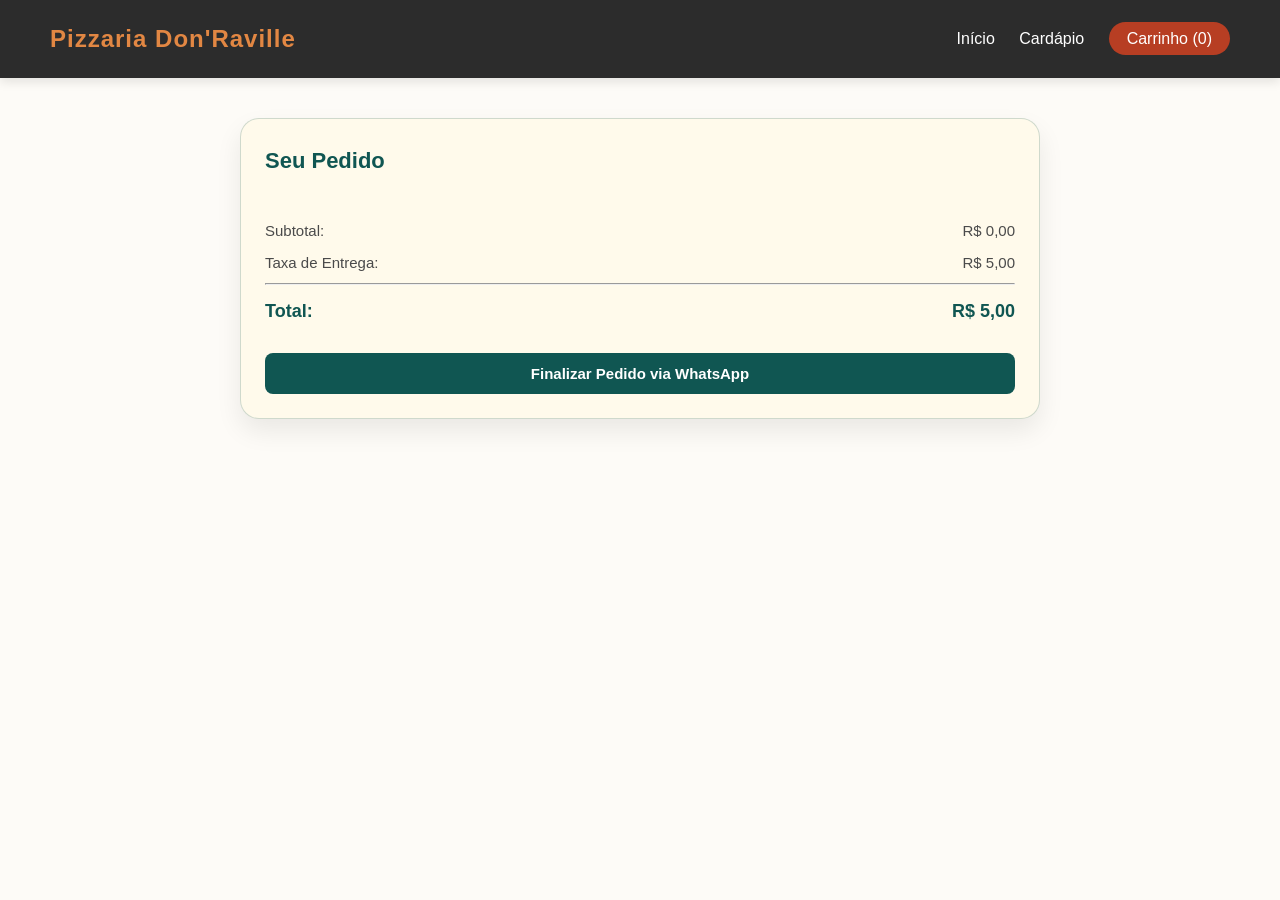
<file: templates/carrinho.html>
<!DOCTYPE html>
<html lang="pt-BR">
<head>
    <meta charset="UTF-8">
    <meta name="viewport" content="width=device-width, initial-scale=1.0">
    <title>Meu Carrinho - Pizzaria Don'Raville</title>
    <link rel="stylesheet" href="../estilos/carrinho.css">
    <link rel="stylesheet" href="../estilos/index.css">
</head>
<body>
    <header>
        <div class="logo-container">
            <h1>Pizzaria Don'Raville</h1>
        </div>
        <nav class="nav-links">
            <a href="../index.html">Início</a>
            <a href="cardapio.html">Cardápio</a>
            <a href="carrinho.html" class="btn-cta-nav">Carrinho (<span id="cart-count">0</span>)</a>
        </nav>
    </header>

    <main class="cart-container">
        <h2>Seu Pedido</h2>

        <!-- Lista dinâmica dos produtos do carrinho -->
        <div id="cart-items" class="cart-items">
            <!-- Os itens serão inseridos aqui via JS -->
        </div>

        <!-- Resumo financeiro do pedido -->
        <div class="cart-summary">
            <div class="summary-row">
                <span>Subtotal:</span>
                <span id="subtotal-price">R$ 0,00</span>
            </div>
            <div class="summary-row">
                <span>Taxa de Entrega:</span>
                <span>R$ 5,00</span>
            </div>
            <hr class="card-divider">
            <div class="summary-row total-row">
                <span>Total:</span>
                <span id="total-price">R$ 5,00</span>
            </div>

            <button id="btn-checkout" class="btn-checkout" onclick="finalizarPedidoWhatsApp()">
                Finalizar Pedido via WhatsApp
            </button>
        </div>
    </main>

    <script src="../scripts/carrinho.js"></script>
</body>
</html>
</file>
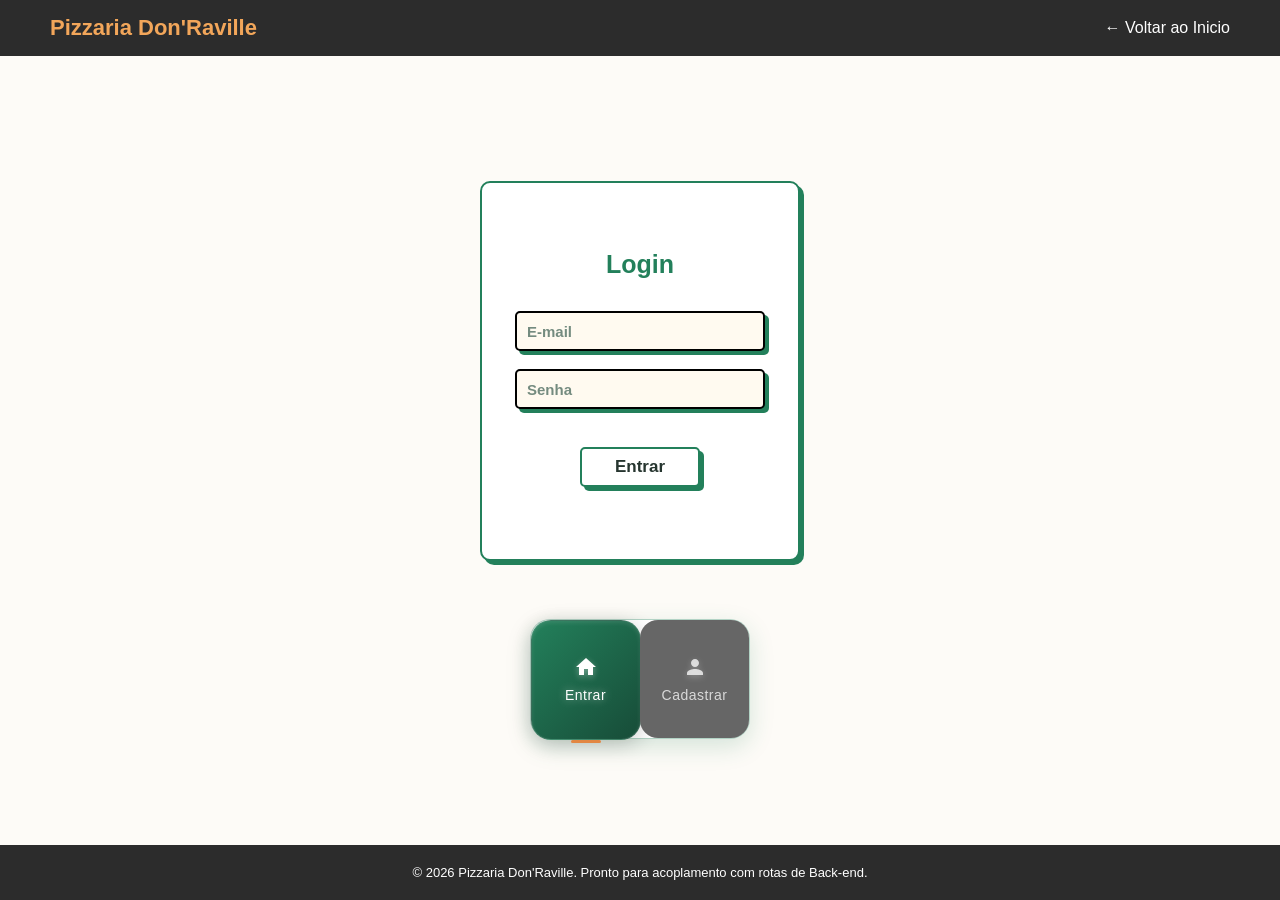
<file: templates/login.html>
<!DOCTYPE html>
<html lang="pt-BR">
<head>
    <meta charset="UTF-8">
    <meta name="viewport" content="width=device-width, initial-scale=1.0">
    <title>Don'Raville - Login</title>
    <link rel="stylesheet" href="../estilos/login.css">
</head>
<body>

<header>
    <div class="logo-container">
        <h1>Pizzaria Don'Raville</h1>
    </div>
    <nav class="nav-links">
        <a href="../index.html">← Voltar ao Inicio</a>
    </nav>
</header>

<div class="main-container auth-container">
    <div class="login-box">
        <div class="wrapper">
            <div class="card-switch">
                <div class="switch">
                    <input class="toggle" type="checkbox" aria-label="Alternar entre login e cadastro">

                    <div class="flip-card__inner">
                        <div class="flip-card__front">
                            <div class="title">Login</div>
                            <form action="/login" method="POST" class="flip-card__form">
                                <input type="email" placeholder="E-mail" name="email" class="flip-card__input" required>
                                <input type="password" placeholder="Senha" name="password" class="flip-card__input" required>
                                <button type="submit" class="flip-card__btn">Entrar</button>
                            </form>
                        </div>

                        <div class="flip-card__back">
                            <div class="title">Cadastro</div>
                            <form action="/register" method="POST" class="flip-card__form">
                                <input type="text" placeholder="Nome" name="name" class="flip-card__input" required>
                                <input type="email" placeholder="E-mail" name="email" class="flip-card__input" required>
                                <input type="password" placeholder="Senha" name="password" class="flip-card__input" required>
                                <button type="submit" class="flip-card__btn">Entrar &amp; Cadastrar</button>
                            </form>
                        </div>
                    </div>
                </div>
            </div>
        </div>

        <div class="flip-switch-container">
            <div class="flip-switch">
                <input type="radio" id="switch-opt-1" name="flip-switch" value="login" checked onchange="alternarModoAuth(this.value)" />
                <input type="radio" id="switch-opt-2" name="flip-switch" value="cadastro" onchange="alternarModoAuth(this.value)" />

                <label for="switch-opt-1" class="switch-button">
                    <svg xmlns="http://www.w3.org/2000/svg" viewBox="0 0 24 24" width="24" height="24" fill="currentColor">
                        <path d="M10 20v-6h4v6h5v-8h3L12 3 2 12h3v8h5z"></path>
                    </svg>
                    <span>Entrar</span>
                </label>

                <label for="switch-opt-2" class="switch-button">
                    <svg xmlns="http://www.w3.org/2000/svg" viewBox="0 0 24 24" width="24" height="24" fill="currentColor">
                        <path d="M12 12c2.21 0 4-1.79 4-4s-1.79-4-4-4-4 1.79-4 4 1.79 4 4 4zm0 2c-2.67 0-8 1.34-8 4v2h16v-2c0-2.66-5.33-4-8-4z"></path>
                    </svg>
                    <span>Cadastrar</span>
                </label>

                <div class="switch-card">
                    <div class="card-face card-front"></div>
                    <div class="card-face card-back"></div>
                </div>
            </div>
        </div>
    </div>
</div>

<footer>
    <p>© 2026 Pizzaria Don'Raville. Pronto para acoplamento com rotas de Back-end.</p>
</footer>

<script src="../scripts/login.js"></script>
</body>
</html>
</file>
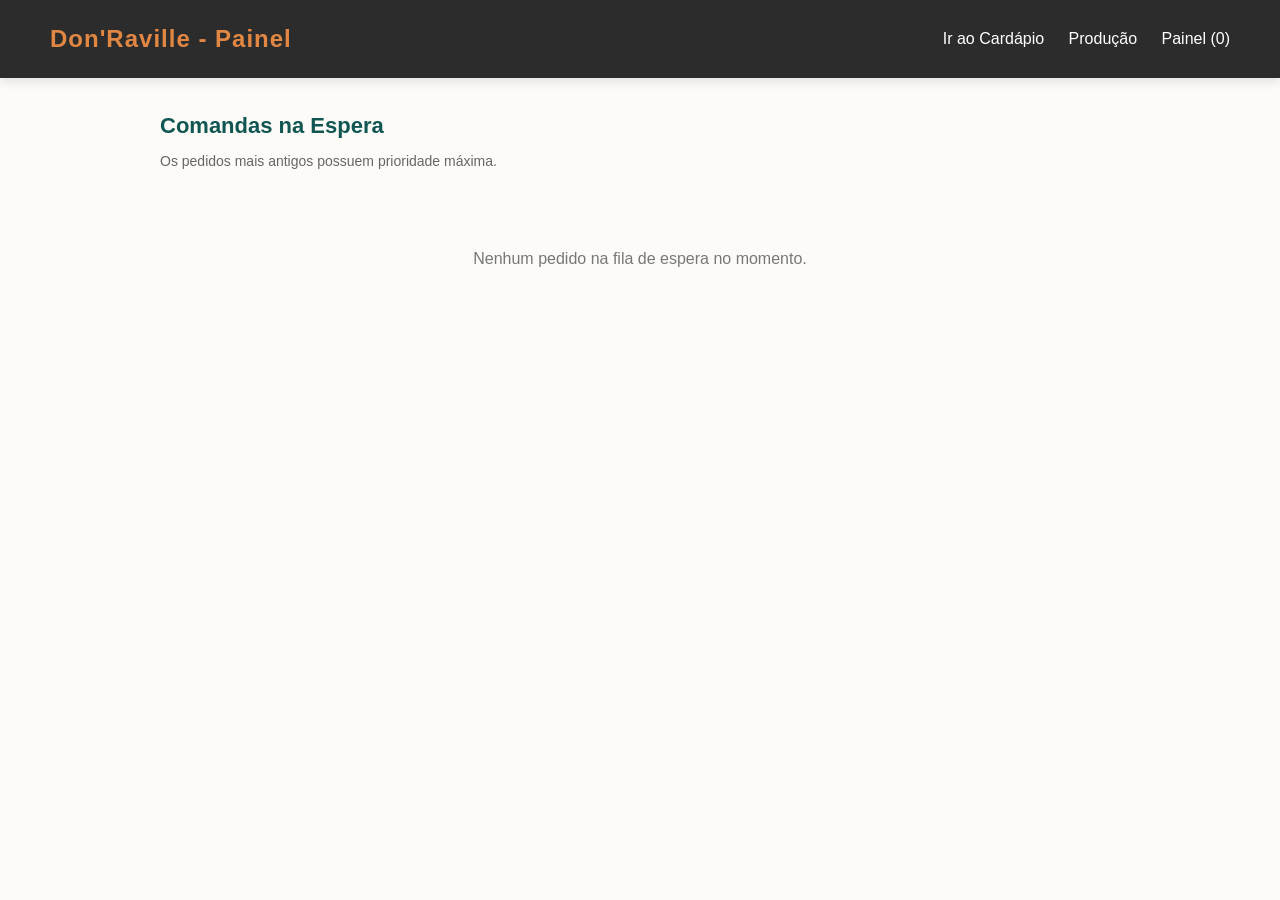
<file: templates/painel_de_pedidos.html>
<!DOCTYPE html>
<html lang="pt-BR">

<head>
    <meta charset="UTF-8">
    <meta name="viewport" content="width=device-width, initial-scale=1.0">

    <title>Painel - Don'Raville</title>

    <link rel="stylesheet" href="../estilos/index.css">
    <link rel="stylesheet" href="../estilos/painel_de_pedidos.css">
</head>

<body>

    <header>

        <div class="logo-container">
            <h1>Don'Raville - Painel</h1>
        </div>

        <nav class="nav-links">

            <a href="cardapio.html">
                Ir ao Cardápio
            </a>

            <a href="producao.html">
                Produção
            </a>

            <a href="painel_de_pedidos.html" class="active">
                Painel
                (<span id="waiting-count">0</span>)
            </a>

        </nav>

    </header>


    <main class="dashboard-container">

        <div class="dashboard-header">

            <h2>
                Comandas na Espera
            </h2>

            <p>
                Os pedidos mais antigos possuem prioridade máxima.
            </p>

        </div>


        <!-- Os pedidos serão inseridos pelo JavaScript -->
        <div id="orders-queue" class="orders-queue"></div>

    </main>


    <script src="../scripts/carrinho.js"></script>

</body>

</html>
</file>
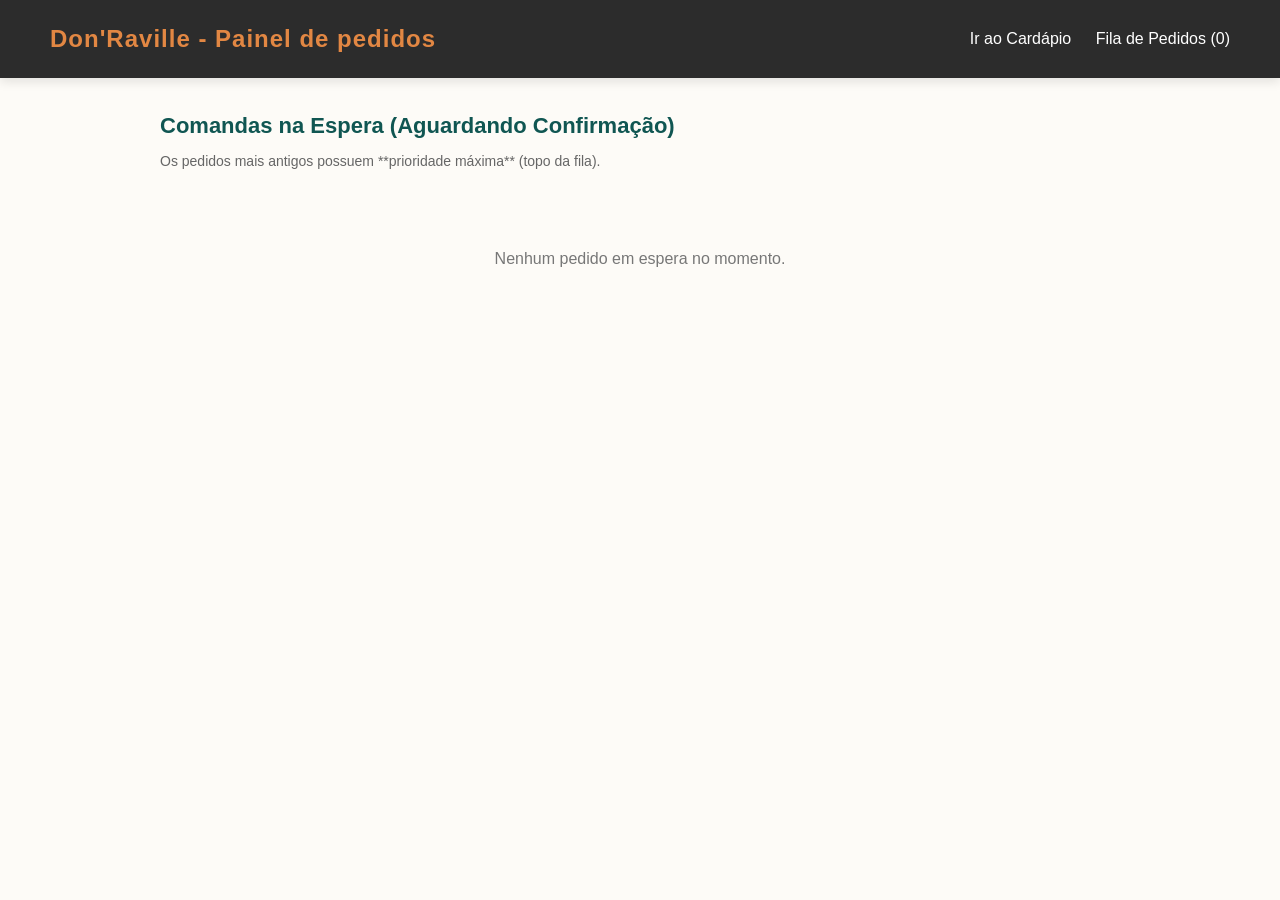
<file: templates/pedidos.html>
<!DOCTYPE html>
<html lang="pt-BR">
<head>
    <meta charset="UTF-8">
    <meta name="viewport" content="width=device-width, initial-scale=1.0">
    <title>Painel de Pedidos - Don'Raville</title>
    <link rel="stylesheet" href="/estilos/index.css">
    <link rel="stylesheet" href="/estilos/pedidos.css">
</head>
<body>
    <header>
        <div class="logo-container">
            <h1>Don'Raville - Painel de pedidos</h1>
        </div>
        <nav class="nav-links">
            <a href="cardapio.html">Ir ao Cardápio</a>
            <a href="pedidos.html" class="active">Fila de Pedidos (<span id="waiting-count">0</span>)</a>
        </nav>
    </header>

    <main class="dashboard-container">
        <div class="dashboard-header">
            <h2>Comandas na Espera (Aguardando Confirmação)</h2>
            <p>Os pedidos mais antigos possuem **prioridade máxima** (topo da fila).</p>
        </div>

        <!-- Lista Dinâmica de Comandas -->
        <div id="orders-queue" class="orders-queue">
            <!-- Cards de comandas serão renderizados via JS -->
        </div>
    </main>

    <script src="/scripts/pedidos.js"></script>
</body>
</html>
</file>
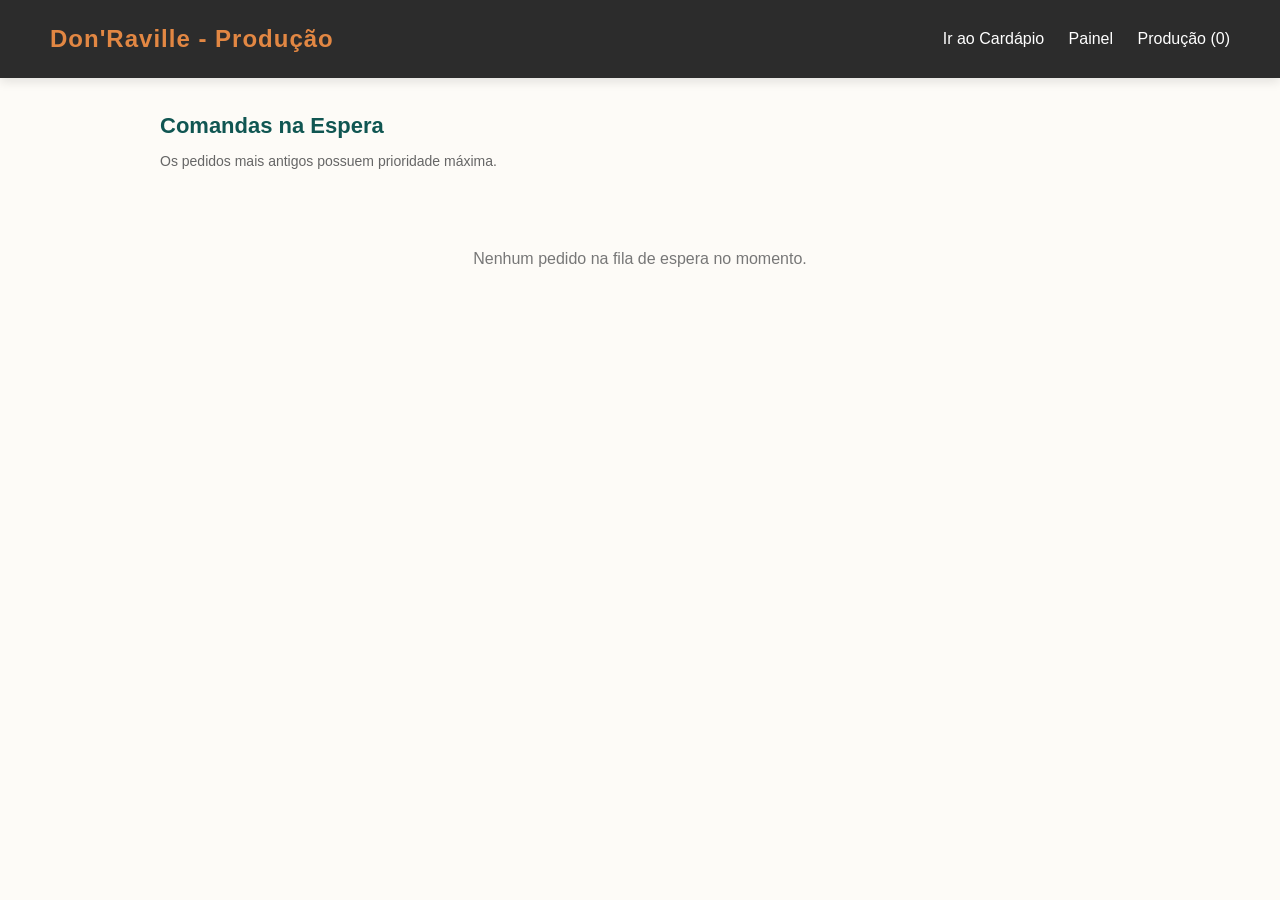
<file: templates/producao.html>
<!DOCTYPE html>
<html lang="pt-BR">

<head>
    <meta charset="UTF-8">
    <meta name="viewport" content="width=device-width, initial-scale=1.0">

    <title>Produção - Don'Raville</title>

    <link rel="stylesheet" href="../estilos/index.css">
    <link rel="stylesheet" href="../estilos/painel_de_pedidos.css">
</head>

<body>

    <header>

        <div class="logo-container">
            <h1>Don'Raville - Produção</h1>
        </div>

        <nav class="nav-links">

            <a href="cardapio.html">
                Ir ao Cardápio
            </a>

            <a href="painel_de_pedidos.html">
                Painel
            </a>

            <a href="producao.html" class="active">
                Produção
                (<span id="waiting-count">0</span>)
            </a>

        </nav>

    </header>


    <main class="dashboard-container">

        <div class="dashboard-header">

            <h2>
                Comandas na Espera
            </h2>

            <p>
                Os pedidos mais antigos possuem prioridade máxima.
            </p>

        </div>


        <!-- Os pedidos serão inseridos pelo JavaScript -->
        <div id="orders-queue" class="orders-queue"></div>

    </main>


    <script src="../scripts/carrinho.js"></script>

</body>

</html>
</file>
<file: estilos/index.css>
* {
            margin: 0;
            padding: 0;
            box-sizing: border-box;
            font-family: 'Segoe UI', Tahoma, Geneva, Verdana, sans-serif;
        }

        body {
            background-color: #fdfbf7;
            color: #333;
            line-height: 1.6;
        }

        /* Header & Navigation */
        header {
            background-color: #2c2c2c;
            color: #fff;
            padding: 20px 50px;
            display: flex;
            justify-content: space-between;
            align-items: center;
            position: sticky;
            top: 0;
            z-index: 1000;
            box-shadow: 0 4px 10px rgba(0,0,0,0.1);
        }

        .logo-container h1 {
            color: #e28743;
            font-size: 24px;
            font-weight: 700;
            letter-spacing: 1px;
        }

        .nav-links a {
            color: #fff;
            text-decoration: none;
            margin-left: 20px;
            font-weight: 500;
            transition: color 0.3s;
        }

        .nav-links a:hover {
            color: #e28743;
        }

        .btn-cta-nav {
            background-color: #b73e23;
            padding: 8px 18px;
            border-radius: 20px;
            color: white !important;
            transition: background 0.3s !important;
        }

        .btn-cta-nav:hover {
            background-color: #96321b;
        }

        .btn-hero {
            background-color: #b73e23;
            color: white;
            padding: 12px 30px;
            text-decoration: none;
            border-radius: 25px;
            font-weight: 600;
            box-shadow: 0 4px 15px rgba(183, 62, 35, 0.4);
        }

        /* Hero Section */
        .hero {
            background: linear-gradient(rgba(0, 0, 0, 0.6), rgba(0, 0, 0, 0.7)), url('https://images.unsplash.com/photo-1513104890138-7c749659a591?auto=format&fit=crop&w=1920&q=80') no-repeat center center/cover;
            height: 60vh;
            display: flex;
            flex-direction: column;
            justify-content: center;
            align-items: center;
            text-align: center;
            color: #fff;
            padding: 0 20px;
        }

        .hero h2 {
            font-size: 42px;
            margin-bottom: 15px;
            color: #fff;
            text-shadow: 2px 2px 4px rgba(0,0,0,0.6);
        }

        .hero p {
            font-size: 18px;
            max-width: 600px;
            margin-bottom: 30px;
            font-weight: 300;
        }

        /* Pillars / Differentials */
        .pillars-section {
            max-width: 1200px;
            margin: -50px auto 50px;
            padding: 0 20px;
        }

        .pillars-marquee {
            display: block;
            width: 100%;
        }

        /* Mantém cada card largo o bastante para o texto quebrar sem sumir. */
        .pillar-card {
            display: inline-block;
            width: min(360px, calc(100vw - 60px));
            margin-right: 20px;
            vertical-align: top;
            white-space: normal;
            background: white;
            padding: 30px 20px;
            border-radius: 12px;
            text-align: center;
            box-shadow: 0 10px 30px rgba(0,0,0,0.05);
            border-top: 4px solid #b73e23;
            transition: box-shadow 0.3s, border-color 0.3s;
        }

        .pillar-card:hover {
            /* Destaca o card que está sob o mouse enquanto a faixa está pausada. */
            box-shadow: 0 14px 34px rgba(0,0,0,0.14);
            border-top-color: #e28743;
        }

        .pillar-card h3 {
            color: #2c2c2c;
            margin-bottom: 10px;
            font-size: 20px;
        }

        .pillar-card p {
            font-size: 14px;
            color: #666;
        }

        /* Gallery Section */
        .gallery-container {
            max-width: 1200px;
            margin: 0 auto 80px auto;
            padding: 0 20px;
        }

        .section-title {
            text-align: center;
            margin-bottom: 40px;
        }

        .section-title h2 {
            font-size: 32px;
            color: #2c2c2c;
            position: relative;
            display: inline-block;
            padding-bottom: 10px;
        }

        .section-title h2::after {
            content: '';
            width: 60px;
            height: 3px;
            background-color: #b73e23;
            position: absolute;
            bottom: 0;
            left: 50%;
            transform: translateX(-50%);
        }

        .grid-gallery {
            display: grid;
            grid-template-columns: repeat(auto-fit, minmax(280px, 1fr));
            gap: 30px;
        }

        .pizza-card {
            background: #fff;
            border-radius: 15px;
            overflow: hidden;
            box-shadow: 0 5px 15px rgba(0,0,0,0.04);
            transition: box-shadow 0.3s;
            display: flex;
            flex-direction: column;
        }

        .pizza-card:hover {
            box-shadow: 0 8px 25px rgba(0,0,0,0.1);
        }

        .pizza-img {
            width: 100%;
            height: 200px;
            background-size: cover;
            background-position: center;
        }

        .pizza-img-1 { background-image: url('https://images.unsplash.com/photo-1604068549290-dea0e4a305ca?auto=format&fit=crop&w=600&q=80'); }
        .pizza-img-2 { background-image: url('https://images.unsplash.com/photo-1628840042765-356cda07504e?auto=format&fit=crop&w=600&q=80'); }
        .pizza-img-3 { background-image: url('https://images.unsplash.com/photo-1574071318508-1cdbab80d002?auto=format&fit=crop&w=600&q=80'); }
        .pizza-img-4 { background-image: url('https://images.unsplash.com/photo-1593560708920-61dd98c46a4e?auto=format&fit=crop&w=600&q=80'); }

        .pizza-info {
            padding: 20px;
            flex-grow: 1;
            display: flex;
            flex-direction: column;
            justify-content: space-between;
        }

        .pizza-info h4 {
            font-size: 18px;
            color: #2c2c2c;
            margin-bottom: 8px;
        }

        .pizza-info p {
            font-size: 14px;
            color: #777;
            margin-bottom: 15px;
            flex-grow: 1;
        }

        .pizza-footer {
            display: flex;
            justify-content: space-between;
            align-items: center;
            border-top: 1px solid #eee;
            padding-top: 15px;
        }

        .pizza-price {
            font-size: 20px;
            font-weight: 700;
            color: #b73e23;
        }

        .btn-order {
            background-color: #2c2c2c;
            color: white;
            padding: 6px 14px;
            border-radius: 6px;
            text-decoration: none;
            font-size: 13px;
            transition: background 0.3s;
        }

        .btn-order:hover {
            background-color: #b73e23;
        }

        /* Footer & Social Media */
        footer {
            background-color: #2c2c2c;
            color: white;
            padding: 40px 20px;
            text-align: center;
        }

        .footer-content {
            max-width: 1200px;
            margin: 0 auto;
            display: flex;
            flex-direction: column;
            align-items: center;
            gap: 20px;
        }

        .social-box {
            display: flex;
            gap: 15px;
            margin-top: 10px;
        }

        /* Integration of User's Original Social Card Styles */
        .socialContainer {
            width: 40px;
            height: 40px;
            background-color: rgb(58, 58, 58);
            display: flex;
            align-items: center;
            justify-content: center;
            overflow: hidden;
            transition-duration: 0.5s;
            border-radius: 10px;
            text-decoration: none;
        }

        .containerOne:hover { background-color: #d62976; }
        .containerTwo:hover { background-color: #00acee; }
        .containerThree:hover { background-color: #0072b1; }
        .containerFour:hover { background-color: #25D366; } /* Updated to real whatsapp green */

        .socialContainer:active {
            transform: scale(0.9);
        }

        .socialSvg {
            width: 18px;
            fill: white;
        }

        .socialSvg path {
            fill: rgb(255, 255, 255);
        }

        .socialContainer:hover .socialSvg {
            animation: slide-in-top 0.4s both;
        }

        @keyframes slide-in-top {
            0% { transform: translateY(-20px); opacity: 0; }
            100% { transform: translateY(0); opacity: 1; }
        }

        .copyright {
            font-size: 13px;
            color: #aaa;
            margin-top: 10px;
        }

        /* ===== RESPONSIVO - TABLET ===== */
        @media (max-width: 768px) {
            header {
                padding: 15px 20px;
                flex-wrap: wrap;
                gap: 10px;
            }

            .nav-links {
                display: flex;
                flex-wrap: wrap;
                justify-content: center;
                gap: 10px;
                width: 100%;
            }

            .nav-links a {
                margin-left: 0;
                font-size: 14px;
            }

            .hero {
                height: 50vh;
                padding: 0 15px;
            }

            .hero h2 {
                font-size: 28px;
            }

            .hero p {
                font-size: 15px;
            }

            .pillars-section {
                margin: -30px auto 30px;
            }

            .section-title h2 {
                font-size: 26px;
            }

            .grid-gallery {
                grid-template-columns: 1fr;
                gap: 20px;
            }
        }

        /* ===== RESPONSIVO - CELULAR PEQUENO ===== */
        @media (max-width: 480px) {
            .logo-container h1 {
                font-size: 18px;
            }

            .hero h2 {
                font-size: 22px;
            }

            .hero p {
                font-size: 14px;
            }

            .btn-cta-nav {
                padding: 6px 12px;
                font-size: 13px;
            }

            .pizza-img {
                height: 160px;
            }
        }
</file>
<file: estilos/cardapio.css>
.gallery-container {
    max-width: 1200px;
    margin: 30px auto;
    padding: 0 20px;
}

.section-title h2 {
    color: rgb(16, 86, 82);
    margin-bottom: 20px;
    text-align: center;
}

/* Interface do Montador de Pizza */
.builder-box {
    background: rgb(255, 250, 235);
    border: 2px dashed rgb(16, 86, 82);
    border-radius: 12px;
    padding: 20px;
    margin-bottom: 30px;
}

.builder-box-offset {
    margin-top: 30px;
}

.builder-header {
    display: flex;
    justify-content: space-between;
    align-items: center;
    border-bottom: 1px solid rgba(16, 86, 82, 0.2);
    padding-bottom: 10px;
    margin-bottom: 12px;
    gap: 10px;
}

.counter-badge {
    background: #888;
    color: #ffffff;
    padding: 6px 14px;
    border-radius: 12px;
    font-size: 13px;
    font-weight: 700;
    white-space: nowrap;
}

.selected-flavors-list {
    display: flex;
    flex-wrap: wrap;
    gap: 10px;
    min-height: 40px;
    align-items: center;
    margin-bottom: 15px;
}

.empty-msg {
    color: #666;
    font-size: 14px;
}

.flavor-chip {
    background: #ffffff;
    border: 1px solid rgb(16, 86, 82);
    padding: 6px 12px;
    border-radius: 20px;
    font-size: 13px;
    display: flex;
    align-items: center;
    gap: 8px;
}

.flavor-chip button {
    background: none;
    border: none;
    color: #d9534f;
    font-weight: bold;
    cursor: pointer;
}

.builder-footer {
    display: flex;
    justify-content: space-between;
    align-items: center;
    border-top: 1px solid rgba(16, 86, 82, 0.2);
    padding-top: 12px;
    gap: 15px;
}

.price-info {
    font-size: 15px;
    color: #333;
}

.price-info strong {
    color: rgb(16, 86, 82);
    font-size: 18px;
    margin-left: 6px;
}

/* Dados do cliente e card informativo */
.cliente-area {
    max-width: 1040px;
    margin: 40px auto;
    padding: 0 12px;
    display: grid;
    grid-template-columns: minmax(440px, 1fr) 360px;
    gap: 18px;
    align-items: center;
}

.three-d-card {
    position: relative;
    width: 100%;
    height: 340px;
    perspective: 1000px;
}

.card-wrapper {
    width: 100%;
    height: 100%;
    transform-style: preserve-3d;
    transition: transform 0.5s ease;
}

.three-d-card:hover .card-wrapper,
.three-d-card:focus-within .card-wrapper {
    transform: rotateY(180deg);
}

.card-face {
    position: absolute;
    inset: 0;
    backface-visibility: hidden;
    display: flex;
    align-items: center;
    justify-content: center;
    padding: 28px;
    border: 2px solid #23805b;
    border-radius: 15px;
    background-color: #ffffff;
    box-shadow: 0 10px 22px rgba(35, 128, 91, 0.14);
}

.card-face.front {
    background: linear-gradient(145deg, #ffffff, #e9f7ef);
}

.card-face.back {
    transform: rotateY(180deg);
    background: #23805b;
}

.card-content {
    text-align: center;
    color: #174c38;
}

.card-face.back .card-content {
    color: #ffffff;
}

.card-title {
    font-size: 24px;
    font-weight: 700;
    margin-bottom: 10px;
}

.card-description {
    font-size: 15px;
    line-height: 1.5;
}

/* Formulário do Cliente */
.cliente-form {
    background: #ffffff;
    border: 1px solid rgba(0, 0, 0, 0.1);
    border-radius: 12px;
    padding: 24px;
    margin: 0;
    max-width: none;
    min-height: 340px;
    box-shadow: 0 4px 12px rgba(0, 0, 0, 0.05);
}

.btn-header-order {
    border: none;
    cursor: pointer;
}

.pedido-submit-wrapper {
    text-align: center;
    margin: 40px 0;
}

.btn-order-large {
    padding: 16px 32px;
    font-size: 16px;
}

.cliente-form label {
    display: block;
    margin-top: 14px;
    margin-bottom: 6px;
    font-weight: 700;
    font-size: 13px;
    color: rgb(16, 86, 82);
}

.cliente-form label:first-of-type {
    margin-top: 0;
}

.cliente-input {
    width: 100%;
    height: 42px;
    padding: 0 12px;
    border-radius: 6px;
    border: 1px solid rgba(16, 86, 82, 0.4);
    background-color: rgb(255, 250, 235);
    font-size: 14px;
    color: #333;
    outline: none;
    transition: border-color 0.2s, box-shadow 0.2s;
    box-sizing: border-box;
}

.cliente-input:focus {
    border-color: rgb(16, 86, 82);
    box-shadow: 0 0 0 2px rgba(16, 86, 82, 0.2);
}

select.cliente-input {
    cursor: pointer;
}

.cliente-form .btn-checkout {
    width: 100%;
    margin-top: 20px;
    padding: 12px;
    border: 0;
    border-radius: 8px;
    background: rgb(16, 86, 82);
    color: #ffffff;
    font-weight: 700;
    cursor: pointer;
}

@media (max-width: 720px) {
    .cliente-area {
        grid-template-columns: 1fr;
        margin: 28px auto;
    }

    .three-d-card {
        height: 260px;
        order: -1;
    }

    .cliente-form {
        min-height: 0;
    }
}

/* Grid e Cards de Pizza */
.grid-gallery {
    display: grid;
    grid-template-columns: repeat(auto-fill, minmax(260px, 1fr));
    gap: 20px;
}

.pizza-card {
    background: #ffffff;
    border: 1px solid rgba(0, 0, 0, 0.1);
    border-radius: 10px;
    overflow: hidden;
    display: flex;
    flex-direction: column;
}

.pizza-capa {
    height: 160px;
    background-size: cover;
    background-position: center;
    background-repeat: no-repeat;
}

.pizza-capa-1 { background-image: url('https://images.unsplash.com/photo-1604068549290-dea0e4a305ca?auto=format&fit=crop&w=600&q=80'); }
.pizza-capa-2 { background-image: url('https://images.unsplash.com/photo-1628840042765-356cda07504e?auto=format&fit=crop&w=600&q=80'); }
.pizza-capa-3 { background-image: url('https://images.unsplash.com/photo-1574071318508-1cdbab80d002?auto=format&fit=crop&w=600&q=80'); }
.pizza-capa-4 { background-image: url('https://images.unsplash.com/photo-1593560708920-61dd98c46a4e?auto=format&fit=crop&w=600&q=80'); }

.pizza-info {
    padding: 15px;
    display: flex;
    flex-direction: column;
    flex-grow: 1;
}

.pizza-body {
    flex-grow: 1;
}

.pizza-body h4 {
    margin: 0 0 6px 0;
    color: rgb(16, 86, 82);
}

.pizza-body p {
    margin: 0;
    font-size: 13px;
    color: #666;
}

.card-divider {
    border: none;
    border-top: 1px solid #eee;
    margin: 12px 0;
}

.pizza-footer-actions {
    display: flex;
    justify-content: space-between;
    align-items: center;
    gap: 10px;
}

.pizza-price {
    font-weight: 700;
    color: rgb(16, 86, 82);
    white-space: nowrap;
}

.fraction-buttons {
    display: flex;
    gap: 6px;
}

.btn-frac {
    background: rgb(16, 86, 82);
    color: #ffffff;
    border: none;
    padding: 8px 12px;
    border-radius: 6px;
    font-weight: 700;
    font-size: 13px;
    cursor: pointer;
    transition: background 0.2s;
}

.btn-frac:hover {
    background: rgba(16, 86, 82, 0.85);
}

.btn-order {
    background: rgb(16, 86, 82);
    color: #ffffff;
    border: none;
    padding: 10px 18px;
    border-radius: 6px;
    font-weight: 700;
    cursor: pointer;
    box-shadow: 0 6px 16px rgba(16, 86, 82, 0.18);
    transition: transform 0.2s ease, box-shadow 0.2s ease, filter 0.2s ease;
}

.btn-order:hover:not(:disabled) {
    transform: translateY(-1px);
    background: rgb(16, 86, 82);
    box-shadow: 0 10px 20px rgba(16, 86, 82, 0.22);
    filter: brightness(1.03);
}

.btn-order:disabled {
    background: #ccc;
    cursor: not-allowed;
    box-shadow: none;
}

.btn-order-large {
    display: inline-flex;
    align-items: center;
    justify-content: center;
    min-width: 300px;
    border-radius: 10px;
    padding: 16px 32px;
    font-size: 16px;
    letter-spacing: 0.02em;
}

/* Responsividade */
@media (max-width: 768px) {
    .gallery-container {
        margin: 15px auto;
        padding: 0 15px;
    }

    .builder-box {
        padding: 15px;
    }

    .builder-footer {
        flex-direction: column;
        align-items: stretch;
        text-align: center;
    }

    .builder-footer .btn-order {
        width: 100%;
    }
}

@media (max-width: 480px) {
    .builder-header {
        flex-direction: column;
        align-items: flex-start;
    }

    .grid-gallery {
        grid-template-columns: 1fr;
    }

    .pizza-footer-actions {
        flex-direction: column;
        align-items: stretch;
        gap: 12px;
    }

    .pizza-price {
        text-align: center;
        font-size: 18px;
    }

    .fraction-buttons {
        width: 100%;
    }

    .btn-frac {
        flex: 1;
        text-align: center;
    }
}
</file>
<file: estilos/carrinho.css>
/* =====================================================================
   ESTILOS DO CARRINHO DE COMPRAS (estilos/carrinho.css)
====================================================================== */

.cart-container {
    max-width: 800px;
    margin: 40px auto;
    padding: 24px;
    background: rgb(255, 250, 235);
    border-radius: 19px;
    border: 1px solid rgba(16, 86, 82, 0.2);
    box-shadow: 0px 12px 26px rgba(0, 0, 0, 0.08);
}

.cart-container h2 {
    color: rgb(16, 86, 82);
    margin-bottom: 20px;
    font-size: 22px;
}

/* Item do Carrinho */
.cart-item {
    display: flex;
    align-items: center;
    justify-content: space-between;
    padding: 14px 0;
    border-bottom: 1px solid rgba(16, 86, 82, 0.15);
    gap: 12px;
}

.cart-item-info {
    flex-grow: 1;
}

.cart-item-info h4 {
    margin: 0 0 4px 0;
    font-size: 16px;
    color: #1a1a1a;
}

.cart-item-info span {
    font-size: 14px;
    font-weight: 700;
    color: rgb(16, 86, 82);
}

/* Controles de Quantidade */
.cart-controls {
    display: flex;
    align-items: center;
    gap: 10px;
}

.cart-controls button {
    background: rgba(16, 86, 82, 0.1);
    border: 1px solid rgb(16, 86, 82);
    color: rgb(16, 86, 82);
    width: 28px;
    height: 28px;
    border-radius: 6px;
    font-weight: bold;
    cursor: pointer;
    transition: all 0.2s;
}

.cart-controls button:hover {
    background: rgb(16, 86, 82);
    color: #ffffff;
}

.cart-controls .qty {
    font-weight: 700;
    font-size: 14px;
}

/* Resumo do Pedido */
.cart-summary {
    margin-top: 24px;
    padding-top: 16px;
}

.summary-row {
    display: flex;
    justify-content: space-between;
    font-size: 15px;
    margin-bottom: 8px;
    color: #4a4a4a;
}

.total-row {
    font-size: 18px;
    font-weight: 800;
    color: rgb(16, 86, 82);
    margin-top: 12px;
}

.btn-checkout {
    width: 100%;
    margin-top: 20px;
    padding: 12px;
    background: rgb(16, 86, 82);
    border: none;
    border-radius: 8px;
    color: #ffffff;
    font-size: 15px;
    font-weight: 700;
    cursor: pointer;
    transition: background 0.3s;
}

.btn-checkout:hover {
    background: rgba(16, 86, 82, 0.9);
}

.cart-empty {
    text-align: center;
    padding: 40px 0;
    color: #666;
}

/* ==========================================================================
   MEDIA QUERIES (RESPONSIVIDADE DO CARRINHO)
   ========================================================================== */

/* Tablets */
@media (max-width: 768px) {
    .cart-container {
        margin: 20px 15px;
        padding: 18px;
    }
}

/* Celulares */
@media (max-width: 480px) {
    .cart-container {
        margin: 10px 10px;
        padding: 15px;
        border-radius: 12px;
    }

    .cart-container h2 {
        font-size: 19px;
        text-align: center;
    }

    .cart-item {
        flex-direction: column;
        align-items: flex-start;
        gap: 10px;
    }

    .cart-controls {
        width: 100%;
        justify-content: flex-end;
    }

    .cart-controls button {
        width: 34px; /* Maior área de toque no celular */
        height: 34px;
        font-size: 16px;
    }

    .summary-row {
        font-size: 14px;
    }

    .total-row {
        font-size: 16px;
    }

    .btn-checkout {
        padding: 14px;
        font-size: 16px;
    }
}
</file>
<file: estilos/home.css>
* {
            margin: 0;
            padding: 0;
            box-sizing: border-box;
            font-family: 'Segoe UI', Tahoma, Geneva, Verdana, sans-serif;
        }

        body {
            background-color: #fdfbf7;
            color: #333;
            line-height: 1.6;
        }

        /* Header & Navigation */
        header {
            background-color: #2c2c2c;
            color: #fff;
            padding: 20px 50px;
            display: flex;
            justify-content: space-between;
            align-items: center;
            position: sticky;
            top: 0;
            z-index: 1000;
            box-shadow: 0 4px 10px rgba(0,0,0,0.1);
        }

        .logo-container h1 {
            color: #e28743;
            font-size: 24px;
            font-weight: 700;
            letter-spacing: 1px;
        }

        .nav-links a {
            color: #fff;
            text-decoration: none;
            margin-left: 20px;
            font-weight: 500;
            transition: color 0.3s;
        }

        .nav-links a:hover {
            color: #e28743;
        }

        .btn-cta-nav {
            background-color: #b73e23;
            padding: 8px 18px;
            border-radius: 20px;
            color: white !important;
            transition: background 0.3s !important;
        }

        .btn-cta-nav:hover {
            background-color: #96321b;
        }

        /* Hero Section */
        .hero {
            background: linear-gradient(rgba(0, 0, 0, 0.6), rgba(0, 0, 0, 0.7)), url('https://images.unsplash.com/photo-1513104890138-7c749659a591?auto=format&fit=crop&w=1920&q=80') no-repeat center center/cover;
            height: 60vh;
            display: flex;
            flex-direction: column;
            justify-content: center;
            align-items: center;
            text-align: center;
            color: #fff;
            padding: 0 20px;
        }

        .hero h2 {
            font-size: 42px;
            margin-bottom: 15px;
            color: #fff;
            text-shadow: 2px 2px 4px rgba(0,0,0,0.6);
        }

        .hero p {
            font-size: 18px;
            max-width: 600px;
            margin-bottom: 30px;
            font-weight: 300;
        }

        /* Pillars / Differentials */
        .pillars {
            display: flex;
            justify-content: space-around;
            max-width: 1200px;
            margin: -50px auto 50px auto;
            padding: 0 20px;
            gap: 20px;
        }

        .pillar-card {
            background: white;
            padding: 30px 20px;
            border-radius: 12px;
            text-align: center;
            flex: 1;
            box-shadow: 0 10px 30px rgba(0,0,0,0.05);
            border-top: 4px solid #b73e23;
            transition: transform 0.3s;
        }

        .pillar-card:hover {
            transform: translateY(-5px);
        }

        .pillar-card h3 {
            color: #2c2c2c;
            margin-bottom: 10px;
            font-size: 20px;
        }

        .pillar-card p {
            font-size: 14px;
            color: #666;
        }

        /* Gallery Section */
        .gallery-container {
            max-width: 1200px;
            margin: 0 auto 80px auto;
            padding: 0 20px;
        }

        .section-title {
            text-align: center;
            margin-bottom: 40px;
        }

        .section-title h2 {
            font-size: 32px;
            color: #2c2c2c;
            position: relative;
            display: inline-block;
            padding-bottom: 10px;
        }

        .section-title h2::after {
            content: '';
            width: 60px;
            height: 3px;
            background-color: #b73e23;
            position: absolute;
            bottom: 0;
            left: 50%;
            transform: translateX(-50%);
        }

        .grid-gallery {
            display: grid;
            grid-template-columns: repeat(auto-fit, minmax(280px, 1fr));
            gap: 30px;
        }

        .pizza-card {
            background: #fff;
            border-radius: 15px;
            overflow: hidden;
            box-shadow: 0 5px 15px rgba(0,0,0,0.04);
            transition: box-shadow 0.3s;
            display: flex;
            flex-direction: column;
        }

        .pizza-card:hover {
            box-shadow: 0 8px 25px rgba(0,0,0,0.1);
        }

        .pizza-img {
            width: 100%;
            height: 200px;
            background-size: cover;
            background-position: center;
        }

        .pizza-info {
            padding: 20px;
            flex-grow: 1;
            display: flex;
            flex-direction: column;
            justify-content: space-between;
        }

        .pizza-info h4 {
            font-size: 18px;
            color: #2c2c2c;
            margin-bottom: 8px;
        }

        .pizza-info p {
            font-size: 14px;
            color: #777;
            margin-bottom: 15px;
            flex-grow: 1;
        }

        .pizza-footer {
            display: flex;
            justify-content: space-between;
            align-items: center;
            border-top: 1px solid #eee;
            padding-top: 15px;
        }

        .pizza-price {
            font-size: 20px;
            font-weight: 700;
            color: #b73e23;
        }

        .btn-order {
            background-color: #2c2c2c;
            color: white;
            padding: 6px 14px;
            border-radius: 6px;
            text-decoration: none;
            font-size: 13px;
            transition: background 0.3s;
        }

        .btn-order:hover {
            background-color: #b73e23;
        }

        /* Footer & Social Media */
        footer {
            background-color: #2c2c2c;
            color: white;
            padding: 40px 20px;
            text-align: center;
        }

        .footer-content {
            max-width: 1200px;
            margin: 0 auto;
            display: flex;
            flex-direction: column;
            align-items: center;
            gap: 20px;
        }

        .social-box {
            display: flex;
            gap: 15px;
            margin-top: 10px;
        }

        /* Integration of User's Original Social Card Styles */
        .socialContainer {
            width: 40px;
            height: 40px;
            background-color: rgb(58, 58, 58);
            display: flex;
            align-items: center;
            justify-content: center;
            overflow: hidden;
            transition-duration: 0.5s;
            border-radius: 10px;
            text-decoration: none;
        }

        .containerOne:hover { background-color: #d62976; }
        .containerTwo:hover { background-color: #00acee; }
        .containerThree:hover { background-color: #0072b1; }
        .containerFour:hover { background-color: #25D366; } /* Updated to real whatsapp green */

        .socialContainer:active {
            transform: scale(0.9);
        }

        .socialSvg {
            width: 18px;
            fill: white;
        }

        .socialSvg path {
            fill: rgb(255, 255, 255);
        }

        .socialContainer:hover .socialSvg {
            animation: slide-in-top 0.4s both;
        }

        @keyframes slide-in-top {
            0% { transform: translateY(-20px); opacity: 0; }
            100% { transform: translateY(0); opacity: 1; }
        }

        .copyright {
            font-size: 13px;
            color: #aaa;
            margin-top: 10px;
        }
</file>
<file: estilos/pedidos.css>
/* =====================================================================
   PAINEL DE COMANDAS EM ESPERA (estilos/pedidos.css)
====================================================================== */

.dashboard-container {
    max-width: 1000px;
    margin: 30px auto;
    padding: 0 20px;
}

.dashboard-header {
    margin-bottom: 24px;
}

.dashboard-header h2 {
    color: rgb(16, 86, 82);
    margin-bottom: 6px;
    font-size: 22px;
}

.dashboard-header p {
    color: #666;
    font-size: 14px;
}

/* Fila de Cards de Pedidos */
.orders-queue {
    display: flex;
    flex-direction: column;
    gap: 16px;
}

/* Card Individual de Comanda */
.order-card {
    background: rgb(255, 250, 235);
    border: 1px solid rgba(16, 86, 82, 0.25);
    border-radius: 12px;
    padding: 18px 22px;
    box-shadow: 0 4px 12px rgba(0, 0, 0, 0.05);
    display: flex;
    flex-direction: column;
    gap: 12px;
    position: relative;
    transition: all 0.3s ease;
}

/* Destaque para o pedido de maior prioridade (Topo da Fila) */
.order-card.high-priority {
    border: 2px solid #d9534f;
    background: #fffdf9;
    box-shadow: 0 6px 16px rgba(217, 83, 79, 0.15);
}

.order-header {
    display: flex;
    justify-content: space-between;
    align-items: center;
    border-bottom: 1px solid rgba(16, 86, 82, 0.15);
    padding-bottom: 10px;
    gap: 10px;
}

.order-id {
    font-weight: 800;
    color: rgb(16, 86, 82);
    font-size: 16px;
}

.priority-tag {
    font-size: 11px;
    font-weight: 700;
    padding: 4px 10px;
    border-radius: 20px;
    text-transform: uppercase;
    white-space: nowrap;
}

.priority-tag.high {
    background: #f8d7da;
    color: #721c24;
}

.priority-tag.normal {
    background: rgba(16, 86, 82, 0.1);
    color: rgb(16, 86, 82);
}

/* Itens da Comanda */
.order-items {
    margin: 4px 0;
}

.order-item-line {
    display: flex;
    justify-content: space-between;
    font-size: 14px;
    color: #2c2c2c;
    padding: 4px 0;
    gap: 12px;
}

.order-footer {
    display: flex;
    justify-content: space-between;
    align-items: center;
    border-top: 1px solid rgba(16, 86, 82, 0.15);
    padding-top: 12px;
    gap: 12px;
}

.order-total {
    font-size: 18px;
    font-weight: 800;
    color: rgb(16, 86, 82);
    white-space: nowrap;
}

/* Botões de Ação do Atendente */
.order-actions {
    display: flex;
    gap: 10px;
}

.btn-confirm {
    background: rgb(16, 86, 82);
    color: #ffffff;
    border: none;
    padding: 8px 16px;
    border-radius: 6px;
    font-weight: 700;
    font-size: 13px;
    cursor: pointer;
    transition: background 0.2s;
}

.btn-confirm:hover {
    background: rgba(16, 86, 82, 0.9);
}

.btn-cancel {
    background: transparent;
    color: #d9534f;
    border: 1px solid #d9534f;
    padding: 8px 14px;
    border-radius: 6px;
    font-weight: 600;
    font-size: 13px;
    cursor: pointer;
    transition: all 0.2s;
}

.btn-cancel:hover {
    background: #d9534f;
    color: #ffffff;
}

.empty-state {
    text-align: center;
    padding: 50px 0;
    color: #777;
    font-size: 16px;
}

/* ==========================================================================
   MEDIA QUERIES (RESPONSIVIDADE DO PAINEL DE PEDIDOS)
   ========================================================================== */

/* Tablets */
@media (max-width: 768px) {
    .dashboard-container {
        margin: 20px auto;
        padding: 0 15px;
    }

    .order-card {
        padding: 16px;
    }
}

/* Celulares */
@media (max-width: 480px) {
    .dashboard-header {
        text-align: center;
        margin-bottom: 18px;
    }

    .dashboard-header h2 {
        font-size: 19px;
    }

    .order-header {
        flex-direction: row;
    }

    .order-item-line {
        font-size: 13px;
    }

    .order-footer {
        flex-direction: column;
        align-items: stretch;
        gap: 14px;
    }

    .order-total {
        text-align: center;
        font-size: 17px;
    }

    .order-actions {
        width: 100%;
    }

    .btn-confirm,
    .btn-cancel {
        flex: 1; /* Distribui o tamanho igualmente nos botões */
        padding: 12px 8px; /* Aumenta a área de toque */
        text-align: center;
        font-size: 14px;
    }
}
</file>
<file: estilos/cadastro.css>
* {
    margin: 0;
    padding: 0;
    box-sizing: border-box;
    font-family: 'Segoe UI', Tahoma, Geneva, Verdana, sans-serif;
}

body {
    background-color: #fdfbf7;
    color: #333;
    min-height: 100vh;
    display: flex;
    flex-direction: column;
    justify-content: space-between;
}

header {
    background-color: #2c2c2c;
    color: #fff;
    padding: 15px 50px;
    display: flex;
    justify-content: space-between;
    align-items: center;
}

.logo-container h1 {
    color: #e28743;
    font-size: 22px;
    font-weight: 700;
}

.nav-links a {
    color: #fff;
    text-decoration: none;
    font-weight: 500;
    transition: color 0.3s;
}

.nav-links a:hover {
    color: #e28743;
}

.main-container {
    max-width: 450px;
    width: 100%;
    margin: 60px auto;
    padding: 0 20px;
}

.form-section {
    background: white;
    padding: 35px;
    border-radius: 12px;
    box-shadow: 0 10px 25px rgba(0,0,0,0.05);
    border-top: 4px solid #e28743;
}

.form-section h2 {
    font-size: 22px;
    color: #2c2c2c;
    margin-bottom: 20px;
}

.form-group {
    margin-bottom: 18px;
}

.form-group label {
    display: block;
    margin-bottom: 6px;
    font-size: 14px;
    font-weight: 600;
    color: #555;
}

.form-group input {
    width: 100%;
    padding: 10px 14px;
    border: 1px solid #ccc;
    border-radius: 6px;
    font-size: 14px;
    outline: none;
    transition: border-color 0.3s;
}

.form-group input:focus {
    border-color: #e28743;
}

.btn-submit {
    background-color: #e28743;
    color: white;
    border: none;
    padding: 12px;
    width: 100%;
    border-radius: 6px;
    font-size: 16px;
    font-weight: 600;
    cursor: pointer;
    transition: background 0.3s;
}

.btn-submit:hover {
    background-color: #c76f30;
}

.switch-link {
    text-align: center;
    margin-top: 18px;
    font-size: 14px;
    color: #555;
}

.switch-link a {
    color: #e28743;
    font-weight: 600;
    text-decoration: none;
}

.switch-link a:hover {
    text-decoration: underline;
}

footer {
    background-color: #2c2c2c;
    color: white;
    padding: 20px;
    text-align: center;
    font-size: 13px;
}
</file>
<file: estilos/login.css>
* {
    margin: 0;
    padding: 0;
    box-sizing: border-box;
    font-family: 'Segoe UI', Tahoma, Geneva, Verdana, sans-serif;
}

body {
    background-color: #fdfbf7;
    color: #333333;
    min-height: 100vh;
    display: flex;
    flex-direction: column;
    justify-content: space-between;
}

header {
    background-color: #2c2c2c;
    color: #fff;
    padding: 15px 50px;
    display: flex;
    justify-content: space-between;
    align-items: center;
}

.logo-container h1 {
    color: #f2a65a;
    font-size: 22px;
    font-weight: 700;
}

.nav-links a {
    color: #fff;
    text-decoration: none;
    font-weight: 500;
    transition: color 0.3s;
}

.nav-links a:hover {
    color: #f2a65a;
}

.main-container {
    width: 100%;
    margin: 50px auto 60px;
    padding: 0 20px;
    display: flex;
    justify-content: center;
    align-items: center;
}

.auth-container {
    min-height: 520px;
    display: flex;
    justify-content: center;
    align-items: center;
}

.login-box {
    display: flex;
    flex-direction: column;
    align-items: center;
    justify-content: center;
    gap: 18px;
}

.wrapper {
    --input-focus: #e28743;
    --font-color: #26352f;
    --font-color-sub: #527064;
    --bg-color: #ffffff;
    --bg-color-alt: #666666;
    --main-color: #23805b;
    display: flex;
    justify-content: center;
    align-items: center;
    width: 100%;
}

.card-switch {
    width: 100%;
    display: flex;
    justify-content: center;
}

.switch {
    position: relative;
    display: flex;
    flex-direction: column;
    align-items: center;
    justify-content: flex-start;
    width: 330px;
    min-height: 440px;
    padding-top: 12px;
    margin: 0 auto;
}

.switch .toggle {
    display: none;
}

.card-side {
    position: relative;
    display: flex;
    justify-content: space-between;
    align-items: center;
    width: 100%;
    padding: 0 24px 0 24px;
    margin-bottom: 12px;
    z-index: 2;
    color: var(--font-color);
    font-weight: 700;
    pointer-events: none;
}

.card-side::before,
.card-side::after {
    content: attr(data-label);
    display: block;
    opacity: 0.7;
    transition: opacity 0.25s ease, text-decoration 0.25s ease;
    font-size: 14px;
    letter-spacing: 0.02em;
}

.card-side::before { content: 'Login'; }
.card-side::after { content: 'Cadastro'; }

.toggle {
    position: absolute;
    top: 14px;
    left: 50%;
    transform: translateX(-50%);
    width: 70px;
    height: 28px;
    opacity: 0;
    z-index: 4;
    cursor: pointer;
}

.slider {
    box-sizing: border-box;
    border-radius: 5px;
    border: 2px solid var(--main-color);
    box-shadow: 4px 4px var(--main-color);
    position: absolute;
    cursor: pointer;
    top: 12px;
    left: 50%;
    transform: translateX(-50%);
    width: 70px;
    height: 28px;
    background-color: var(--bg-color);
    transition: 0.3s;
    z-index: 3;
}

.slider:before {
    box-sizing: border-box;
    position: absolute;
    content: "";
    height: 20px;
    width: 20px;
    border: 2px solid var(--main-color);
    border-radius: 5px;
    left: 2px;
    top: 1px;
    background-color: var(--bg-color);
    box-shadow: 0 3px 0 var(--main-color);
    transition: 0.3s;
}

.toggle:checked + .slider {
    background-color: var(--input-focus);
}

.toggle:checked + .slider:before {
    transform: translateX(42px);
}

.toggle:checked ~ .card-side::before {
    opacity: 0.6;
    text-decoration: none;
}

.toggle:checked ~ .card-side::after {
    opacity: 1;
    text-decoration: underline;
}

.flip-card__inner {
    width: 320px;
    height: 380px;
    position: relative;
    background-color: transparent;
    perspective: 1000px;
    text-align: center;
    transition: transform 0.8s;
    transform-style: preserve-3d;
    margin-top: 16px;
}

.toggle:checked ~ .flip-card__inner {
    transform: rotateY(180deg);
}

.flip-card__front,
.flip-card__back {
    width: 100%;
    height: 100%;
    padding: 20px;
    position: absolute;
    display: flex;
    flex-direction: column;
    justify-content: center;
    -webkit-backface-visibility: hidden;
    backface-visibility: hidden;
    background: #ffffff;
    gap: 20px;
    border-radius: 10px;
    border: 2px solid var(--main-color);
    box-shadow: 4px 4px var(--main-color);
    box-sizing: border-box;
}

.flip-card__back {
    transform: rotateY(180deg);
}

.flip-card__form {
    display: flex;
    flex-direction: column;
    align-items: center;
    gap: 18px;
    width: 100%;
}

.title {
    margin: 16px 0 12px 0;
    font-size: 25px;
    font-weight: 900;
    text-align: center;
    color: var(--main-color);
}

.flip-card__input {
    width: 100%;
    max-width: 250px;
    height: 40px;
    border-radius: 5px;
    border: 2px solid #000000;
    background-color: #fffaf0;
    box-shadow: 4px 4px var(--main-color);
    font-size: 15px;
    font-weight: 600;
    color: #174c38;
    padding: 5px 10px;
    outline: none;
    box-sizing: border-box;
}

.flip-card__input::placeholder {
    color: var(--font-color-sub);
    opacity: 0.8;
}

.flip-card__input:focus {
    border: 2px solid #000000;
}

.flip-card__btn:active {
    box-shadow: 0px 0px var(--main-color);
    transform: translate(3px, 3px);
}

.flip-card__btn {
    margin: 20px 0 20px 0;
    width: 120px;
    height: 40px;
    border-radius: 5px;
    border: 2px solid var(--main-color);
    background-color: var(--bg-color);
    box-shadow: 4px 4px var(--main-color);
    font-size: 17px;
    font-weight: 600;
    color: var(--font-color);
    cursor: pointer;
    transition: all 0.2s ease;
}

.flip-card__btn:hover {
    background-color: var(--bg-color);
    color: var(--font-color);
}

.flip-switch-container {
    --card-width: 110px;
    --card-height: 120px;
    --switch-bg: #ffffff;
    --switch-border-color: rgba(35, 128, 91, 0.35);
    --text-color: #ffffff;
    --inactive-text-color: rgba(255, 255, 255, 0.75);
    --icon-shadow-color: rgba(255, 255, 255, 0.35);
    --card-bg: linear-gradient(135deg, #23805b, #174c38);
    --highlight-color: #e28743;
    display: grid;
    place-content: center;
    font-family: "Poppins", sans-serif;
    -webkit-font-smoothing: antialiased;
    -moz-osx-font-smoothing: grayscale;
    margin-top: 8px;
}

.flip-switch {
    display: flex;
    position: relative;
    width: calc(var(--card-width) * 2);
    height: var(--card-height);
    background: var(--switch-bg);
    border-radius: 20px;
    border: 1px solid var(--switch-border-color);
    box-shadow: 0 8px 24px rgba(35, 128, 91, 0.18), inset 0 4px 8px rgba(255, 255, 255, 0.7);
    backdrop-filter: blur(12px);
    -webkit-backdrop-filter: blur(12px);
    perspective: 1000px;
}

.flip-switch input[type="radio"] {
    display: none;
}

.flip-switch .switch-button {
    flex: 1;
    display: flex;
    flex-direction: column;
    align-items: center;
    justify-content: center;
    gap: 8px;
    cursor: pointer;
    z-index: 2;
    color: var(--inactive-text-color);
    transition: all 0.3s ease;
    -webkit-tap-highlight-color: transparent;
    position: relative;
}

.flip-switch .switch-button:hover {
    color: var(--text-color);
}

.flip-switch .switch-button:hover svg {
    transform: translateY(-3px);
    filter: drop-shadow(0 4px 6px var(--icon-shadow-color)) brightness(1.2);
}

.flip-switch .switch-button svg {
    transition: all 0.3s cubic-bezier(0.2, 0.8, 0.2, 1);
    filter: drop-shadow(0 2px 3px var(--icon-shadow-color));
    width: 24px;
    height: 24px;
}

.flip-switch .switch-button span {
    font-size: 14px;
    font-weight: 500;
    letter-spacing: 0.5px;
}

.flip-switch #switch-opt-1:checked ~ [for="switch-opt-1"],
.flip-switch #switch-opt-2:checked ~ [for="switch-opt-2"] {
    color: var(--text-color);
    text-shadow: 0 0 8px rgba(255, 255, 255, 0.5);
}

.flip-switch #switch-opt-1:checked ~ [for="switch-opt-2"],
.flip-switch #switch-opt-2:checked ~ [for="switch-opt-1"] {
    color: var(--inactive-text-color);
    background: #666666;
    border-radius: 18px;
    text-shadow: none;
}

.flip-switch .switch-card {
    position: absolute;
    top: 0;
    left: 0;
    width: var(--card-width);
    height: var(--card-height);
    z-index: 1;
    transform-style: preserve-3d;
}

.flip-switch .card-face {
    position: absolute;
    width: 100%;
    height: 100%;
    border-radius: 20px;
    background: var(--card-bg);
    border: 1px solid rgba(255, 255, 255, 0.15);
    box-shadow: 0 4px 20px rgba(0, 0, 0, 0.2), inset 0 2px 4px rgba(255, 255, 255, 0.1);
    backface-visibility: hidden;
    -webkit-backface-visibility: hidden;
}

.flip-switch .card-back {
    transform: rotateY(180deg);
}

.flip-switch #switch-opt-2:checked ~ .switch-card {
    animation: flipRight 0.6s cubic-bezier(0.76, 0, 0.24, 1) forwards;
}

.flip-switch #switch-opt-1:checked ~ .switch-card {
    animation: flipLeft 0.6s cubic-bezier(0.76, 0, 0.24, 1) forwards;
}

@keyframes flipRight {
    0% { transform: translateX(0%) rotateY(0deg); }
    50% { transform: translateX(50%) rotateY(90deg) scale(1.05); }
    100% { transform: translateX(100%) rotateY(180deg) scale(1); }
}

@keyframes flipLeft {
    0% { transform: translateX(100%) rotateY(180deg); }
    50% { transform: translateX(50%) rotateY(90deg) scale(1.05); }
    100% { transform: translateX(0%) rotateY(0deg) scale(1); }
}

.flip-switch #switch-opt-1:checked ~ [for="switch-opt-1"]::after,
.flip-switch #switch-opt-2:checked ~ [for="switch-opt-2"]::after {
    content: "";
    position: absolute;
    bottom: -5px;
    width: 30px;
    height: 3px;
    background: var(--highlight-color);
    border-radius: 2px;
    animation: glow 1.5s infinite alternate;
}

@keyframes glow {
    from { box-shadow: 0 0 5px var(--highlight-color); }
    to { box-shadow: 0 0 15px var(--highlight-color), 0 0 25px var(--highlight-color); }
}

footer {
    background-color: #2c2c2c;
    color: white;
    padding: 20px;
    text-align: center;
    font-size: 13px;
}

@media (max-width: 480px) {
    .switch {
        width: 290px;
    }

    .flip-card__inner {
        width: 280px;
        height: 360px;
    }

    .card-side {
        padding: 0 12px;
    }

    .flip-switch {
        transform: scale(0.9);
    }
}
</file>
<file: estilos/painel_de_pedidos.css>
/* =========================================================
   PAINEL
   ========================================================= */

.dashboard-container {
    max-width: 1000px;
    margin: 30px auto;
    padding: 0 20px;
}

.dashboard-header {
    margin-bottom: 24px;
}

.dashboard-header h2 {
    color: rgb(16, 86, 82);
    margin-bottom: 6px;
    font-size: 22px;
}

.dashboard-header p {
    color: #666;
    font-size: 14px;
}


/* =========================================================
   FILA
   ========================================================= */

.orders-queue {
    display: flex;
    flex-direction: column;
    gap: 20px;
}


/* =========================================================
   COMANDA
   ========================================================= */

.order-card {
    background: rgb(255, 250, 235);

    border: 1px solid rgba(16, 86, 82, 0.25);

    border-radius: 12px;

    padding: 22px;

    box-shadow:
        0 4px 12px rgba(0, 0, 0, 0.05);

    display: flex;
    flex-direction: column;

    gap: 16px;
}


/* Pedido mais antigo */

.order-card.high-priority {
    border: 2px solid #d9534f;

    background: #fffdf9;

    box-shadow:
        0 6px 16px rgba(217, 83, 79, 0.15);
}


/* =========================================================
   CABEÇALHO DA COMANDA
   ========================================================= */

.order-header {
    display: flex;

    justify-content: space-between;

    align-items: center;

    border-bottom: 1px solid rgba(16, 86, 82, 0.15);

    padding-bottom: 12px;
}

.order-id {
    font-weight: 800;

    color: rgb(16, 86, 82);

    font-size: 18px;
}


/* =========================================================
   PRIORIDADE
   ========================================================= */

.priority-tag {
    font-size: 11px;

    font-weight: 700;

    padding: 5px 10px;

    border-radius: 20px;

    text-transform: uppercase;
}

.priority-tag.high {
    background: #f8d7da;

    color: #721c24;
}

.priority-tag.normal {
    background: rgba(16, 86, 82, 0.1);

    color: rgb(16, 86, 82);
}


/* =========================================================
   CLIENTE
   ========================================================= */

.customer-section {
    background: #ffffff;

    border: 1px solid rgba(16, 86, 82, 0.12);

    border-radius: 8px;

    padding: 15px;
}

.customer-section h4 {
    margin: 0 0 12px 0;

    color: rgb(16, 86, 82);

    font-size: 15px;
}

.customer-data {
    display: grid;

    grid-template-columns: 1fr 1fr;

    gap: 10px 20px;
}

.customer-data p {
    margin: 0;

    font-size: 13px;

    color: #444;
}

.customer-data strong {
    color: #222;
}


/* =========================================================
   SEPARADOR
   ========================================================= */

.invoice-divider {
    border-top: 1px dashed rgba(16, 86, 82, 0.25);
}


/* =========================================================
   PRODUTOS
   ========================================================= */

.order-items h4 {
    margin: 0 0 10px 0;

    color: rgb(16, 86, 82);

    font-size: 15px;
}

.items-header {
    display: flex;

    justify-content: space-between;

    padding: 8px 0;

    border-bottom: 1px solid #ddd;

    font-size: 12px;

    font-weight: 700;

    text-transform: uppercase;

    color: #777;
}

.order-item-line {
    display: flex;

    justify-content: space-between;

    align-items: center;

    gap: 15px;

    padding: 10px 0;

    border-bottom: 1px solid #eee;

    font-size: 14px;
}

.item-description {
    display: flex;

    gap: 8px;

    flex: 1;
}

.item-quantity {
    font-weight: 700;

    color: rgb(16, 86, 82);
}

.order-item-line strong {
    white-space: nowrap;
}


/* =========================================================
   RESUMO
   ========================================================= */

.order-summary {
    display: flex;

    flex-direction: column;

    gap: 8px;
}

.summary-line {
    display: flex;

    justify-content: space-between;

    font-size: 14px;

    color: #555;
}

.summary-total {
    display: flex;

    justify-content: space-between;

    align-items: center;

    margin-top: 8px;

    padding-top: 12px;

    border-top: 2px solid rgb(16, 86, 82);
}

.summary-total span {
    font-weight: 800;

    color: rgb(16, 86, 82);
}

.summary-total strong {
    font-size: 21px;

    color: rgb(16, 86, 82);
}


/* =========================================================
   RODAPÉ
   ========================================================= */

.order-footer {
    display: flex;

    justify-content: space-between;

    align-items: center;

    gap: 15px;

    border-top: 1px solid rgba(16, 86, 82, 0.15);

    padding-top: 12px;
}

.order-time {
    font-size: 12px;

    color: #777;
}


/* =========================================================
   BOTÕES
   ========================================================= */

.order-actions {
    display: flex;

    gap: 10px;
}

.btn-confirm {
    background: rgb(16, 86, 82);

    color: #ffffff;

    border: none;

    padding: 9px 16px;

    border-radius: 6px;

    font-weight: 700;

    font-size: 13px;

    cursor: pointer;
}

.btn-confirm:hover {
    background: rgba(16, 86, 82, 0.9);
}

.btn-cancel {
    background: transparent;

    color: #d9534f;

    border: 1px solid #d9534f;

    padding: 9px 16px;

    border-radius: 6px;

    font-weight: 600;

    font-size: 13px;

    cursor: pointer;
}

.btn-cancel:hover {
    background: #d9534f;

    color: white;
}


/* =========================================================
   SEM PEDIDOS
   ========================================================= */

.empty-state {
    text-align: center;

    padding: 50px 20px;

    color: #777;

    font-size: 16px;
}


/* =========================================================
   RESPONSIVO
   ========================================================= */

@media (max-width: 768px) {

    .dashboard-container {
        margin: 20px auto;

        padding: 0 15px;
    }

    .order-card {
        padding: 16px;
    }

    .customer-data {
        grid-template-columns: 1fr;
    }

    .order-footer {
        flex-direction: column;

        align-items: stretch;
    }

    .order-time {
        text-align: center;
    }

    .order-actions {
        width: 100%;
    }

    .btn-confirm,
    .btn-cancel {
        flex: 1;

        text-align: center;
    }
}
</file>
